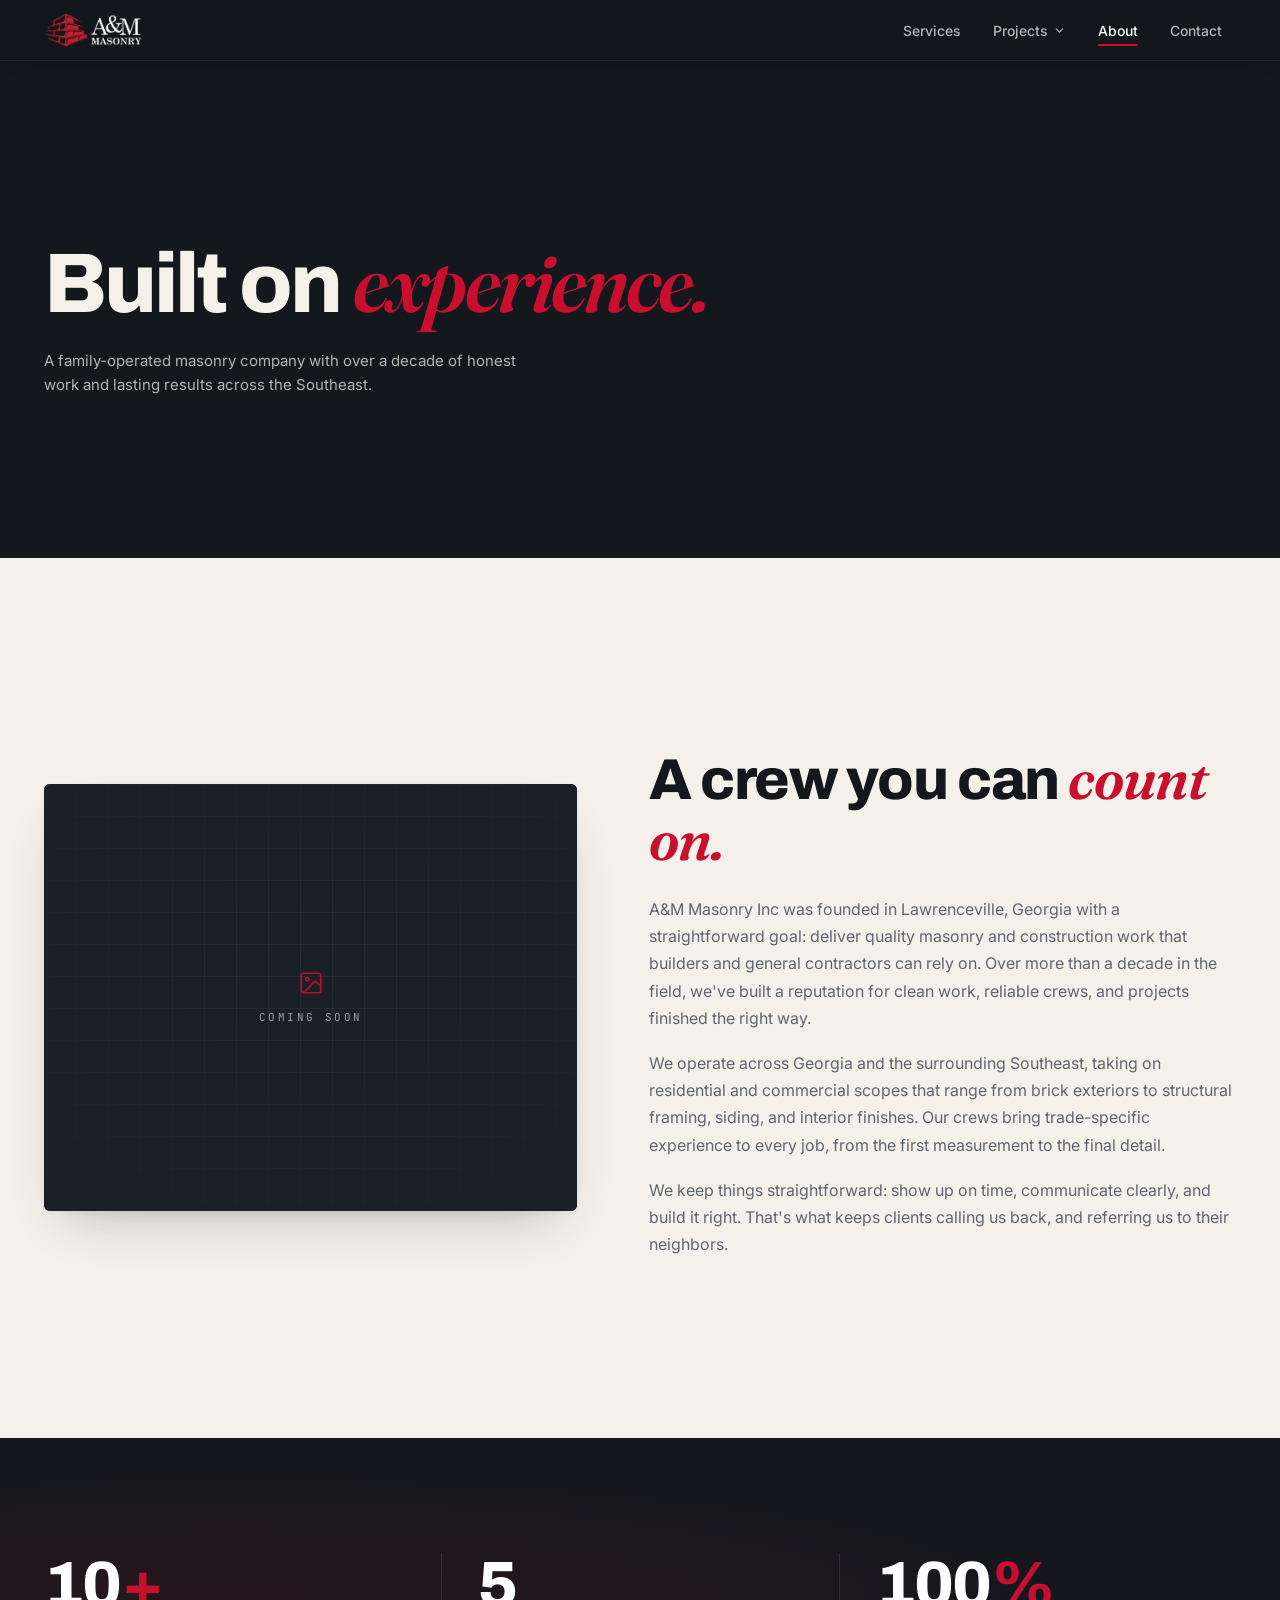
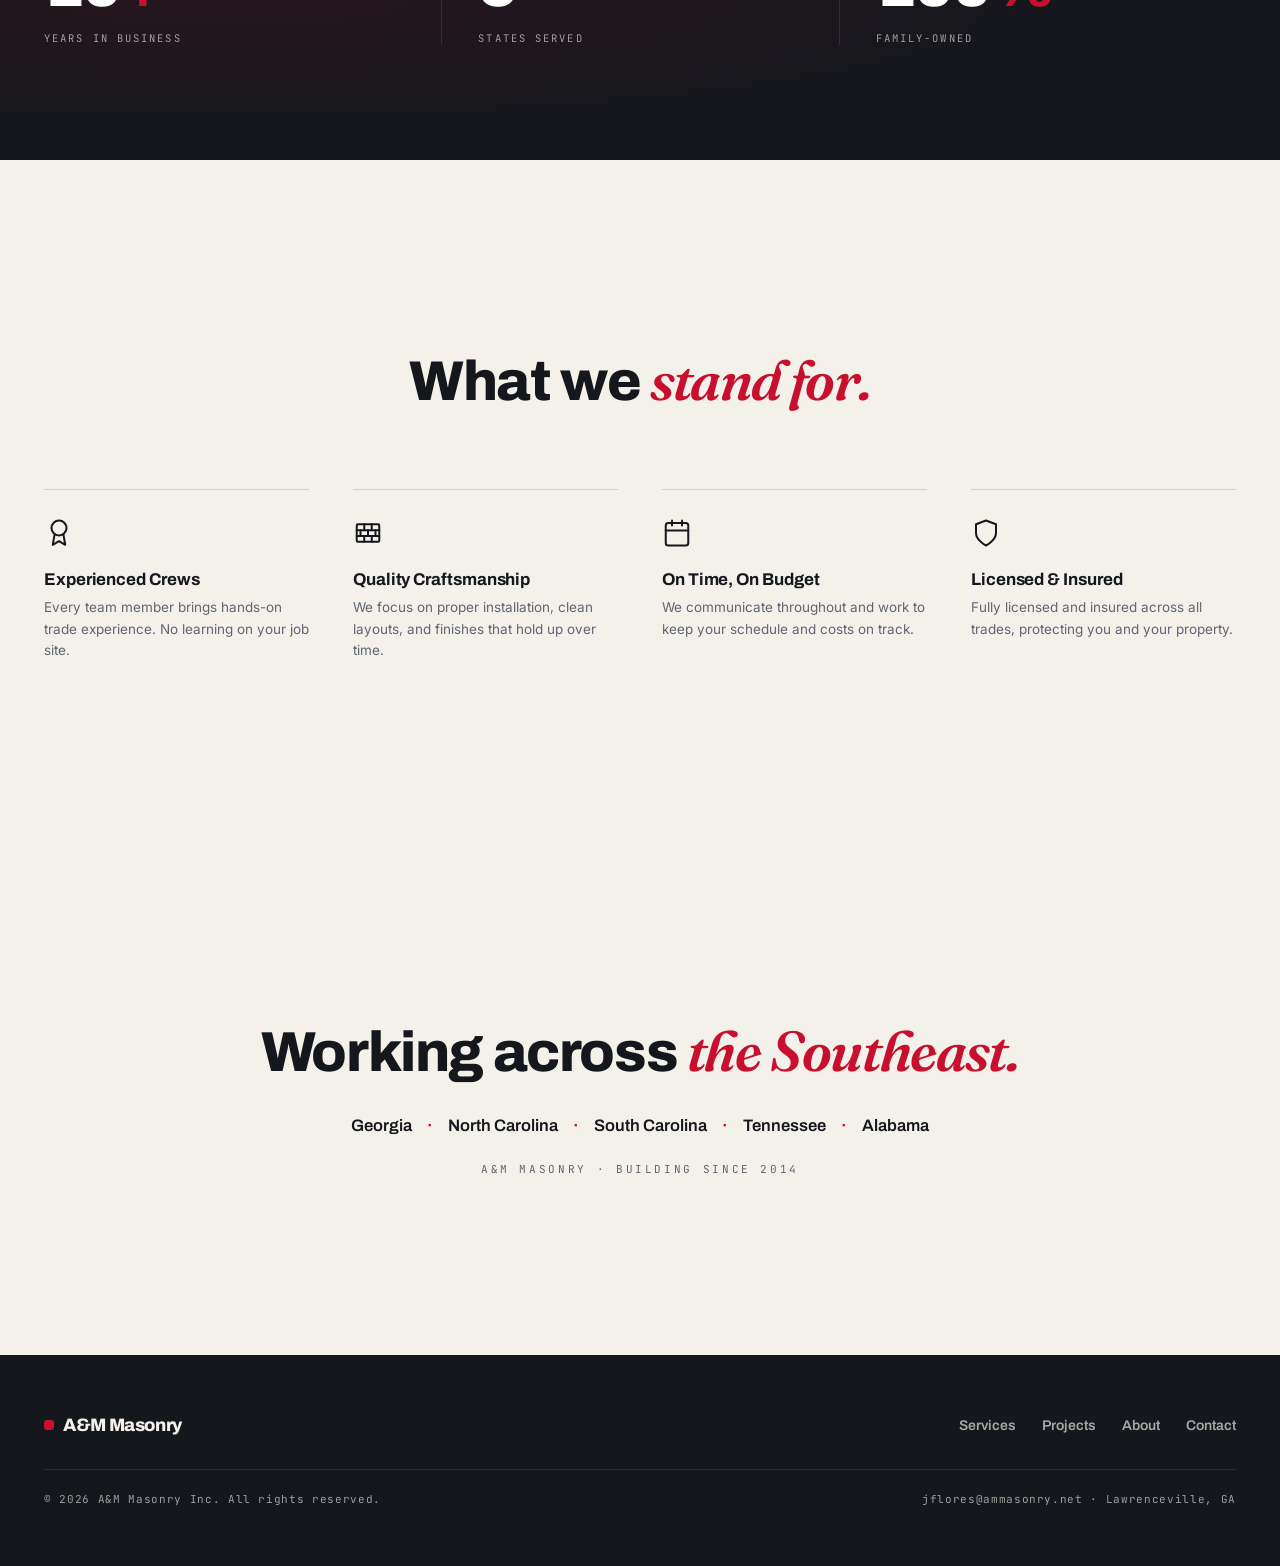
<file: website/about.html>
﻿<!doctype html>
<html lang="en">
<head>
<meta charset="utf-8" />
<meta name="viewport" content="width=device-width,initial-scale=1" />
<script>document.documentElement.classList.add('js');</script>
<title>About | A&amp;M Masonry Inc</title>
<meta name="description" content="Over a decade of expert masonry, framing, and construction work across the Southeast. Learn who we are and why clients trust us." />
<meta property="og:type" content="website" />
<meta property="og:title" content="About | A&amp;M Masonry Inc" />
<meta property="og:description" content="Over a decade of expert masonry, framing, and construction work across the Southeast. Learn who we are and why clients trust us." />
<meta property="og:image" content="https://ammasonryinc.co/assets/img/og-cover.jpg" />
<meta name="twitter:card" content="summary_large_image" />
<meta property="og:image:width" content="1200" />
<meta property="og:image:height" content="630" />
<meta property="og:image:alt" content="A&amp;M Masonry brick and stone exterior work" />
<meta property="og:url" content="https://ammasonryinc.co/about" />
<meta property="og:site_name" content="A&amp;M Masonry Inc" />
<link rel="canonical" href="https://ammasonryinc.co/about" />
<link rel="icon" type="image/png" href="assets/img/favicon-black.png" />
<script type="application/ld+json">
{
  "@context": "https://schema.org",
  "@type": "GeneralContractor",
  "@id": "https://ammasonryinc.co/#business",
  "name": "A&M Masonry Inc",
  "url": "https://ammasonryinc.co/",
  "image": "https://ammasonryinc.co/assets/img/og-cover.jpg",
  "email": "jflores@ammasonry.net",
  "description": "Family-owned masonry, siding, framing, and construction company serving Lawrenceville, GA and the Southeast.",
  "foundingDate": "2014",
  "priceRange": "$$",
  "address": {
    "@type": "PostalAddress",
    "addressLocality": "Lawrenceville",
    "addressRegion": "GA",
    "addressCountry": "US"
  },
  "areaServed": [
    { "@type": "State", "name": "Georgia" },
    { "@type": "State", "name": "North Carolina" },
    { "@type": "State", "name": "South Carolina" },
    { "@type": "State", "name": "Tennessee" },
    { "@type": "State", "name": "Alabama" }
  ],
  "knowsAbout": ["Masonry", "Brickwork", "Stone masonry", "Siding", "Framing", "Carpentry", "Drywall", "Painting"],
  "hasOfferCatalog": {
    "@type": "OfferCatalog",
    "name": "Construction Services",
    "itemListElement": [
      { "@type": "Offer", "itemOffered": { "@type": "Service", "name": "Masonry" } },
      { "@type": "Offer", "itemOffered": { "@type": "Service", "name": "Siding Installation" } },
      { "@type": "Offer", "itemOffered": { "@type": "Service", "name": "Framing & Carpentry" } },
      { "@type": "Offer", "itemOffered": { "@type": "Service", "name": "Drywall & Sheetrock" } },
      { "@type": "Offer", "itemOffered": { "@type": "Service", "name": "Painting & Coatings" } }
    ]
  }
}
</script>
<link rel="stylesheet" href="styles-v2.css" />
</head>
<body>

<!-- NAV -->
<nav class="v2-nav">
  <div class="v2-nav-inner">
    <a href="/" class="v2-nav-brand">
      <img src="assets/img/am-logo-nav-h.png" alt="A&amp;M Masonry" width="462" height="160" />
    </a>
    <div class="v2-nav-links" id="v2-nav-links">
      <a href="/services">Services</a>
      <div class="nav-dd">
        <button class="nav-dd-toggle" type="button" aria-expanded="false" aria-controls="v2-nav-dd-menu">
          Projects
          <svg class="nav-dd-caret" viewBox="0 0 24 24" width="13" height="13" fill="none" stroke="currentColor" stroke-width="2.2" stroke-linecap="round" stroke-linejoin="round" aria-hidden="true"><path d="M6 9l6 6 6-6"/></svg>
        </button>
        <div class="nav-dd-menu" id="v2-nav-dd-menu">
          <a href="/projects">All Projects</a>
          <a href="/projects#west-point">West Point</a>
          <a href="/projects#west-pine">West Pine</a>
          <a href="/projects#douglas">Douglas</a>
        </div>
      </div>
      <a href="/about" class="is-current">About</a>
      <a href="/contact">Contact</a>
    </div>
    <button class="v2-nav-toggle" aria-label="Open menu" aria-expanded="false" aria-controls="v2-nav-links" type="button">
      <span class="v2-nav-toggle-bars"><span></span><span></span><span></span></span>
    </button>
  </div>
</nav>

<main>

<!-- PAGE HERO -->
<section class="page-hero-v2">
  <div class="wrap">
    <h1 class="reveal" data-delay="0">Built on <span class="accent">experience.</span></h1>
    <p class="reveal" data-delay="100">A family-operated masonry company with over a decade of honest work and lasting results across the Southeast.</p>
  </div>
</section>

<!-- ABOUT STORY -->
<section class="about-page section">
  <div class="wrap">
    <div class="about-story">

      <!-- PHOTO -->
      <div class="about-photo reveal">
        <div class="coming-soon">
          <svg viewBox="0 0 24 24" width="26" height="26" fill="none" stroke="currentColor" stroke-width="1.5" stroke-linecap="round" stroke-linejoin="round"><rect x="3" y="3" width="18" height="18" rx="2"/><circle cx="8.5" cy="8.5" r="1.5"/><path d="M21 15l-5-5L5 21"/></svg>
          <span>Coming Soon</span>
        </div>
      </div>

      <!-- COPY -->
      <div class="about-copy">
        <h2 class="reveal">A crew you can <span class="accent">count on.</span></h2>

        <p class="reveal" data-delay="100">A&amp;M Masonry Inc was founded in Lawrenceville, Georgia with a straightforward goal: deliver quality masonry and construction work that builders and general contractors can rely on. Over more than a decade in the field, we've built a reputation for clean work, reliable crews, and projects finished the right way.</p>

        <p class="reveal" data-delay="140">We operate across Georgia and the surrounding Southeast, taking on residential and commercial scopes that range from brick exteriors to structural framing, siding, and interior finishes. Our crews bring trade-specific experience to every job, from the first measurement to the final detail.</p>

        <p class="reveal" data-delay="180">We keep things straightforward: show up on time, communicate clearly, and build it right. That's what keeps clients calling us back, and referring us to their neighbors.</p>
      </div>

    </div>
  </div>
</section>

<!-- STATS BAND -->
<section class="about-stats-band">
  <div class="wrap">
    <div class="about-stats reveal">
      <div class="about-stat">
        <div class="v">10<span class="plus">+</span></div>
        <div class="l">Years in Business</div>
      </div>
      <div class="about-stat">
        <div class="v">5</div>
        <div class="l">States Served</div>
      </div>
      <div class="about-stat">
        <div class="v">100<span class="plus">%</span></div>
        <div class="l">Family-Owned</div>
      </div>
    </div>
  </div>
</section>

<!-- VALUES -->
<section class="about-values-sec section">
  <div class="wrap">
    <div class="about-values-head reveal">
      <h2>What we <span class="accent">stand for.</span></h2>
    </div>
    <div class="about-values">
      <div class="about-val reveal" data-delay="0">
        <div class="about-val-icon">
          <svg viewBox="0 0 24 24" width="30" height="30" fill="none" stroke="currentColor" stroke-width="1.6" stroke-linecap="round" stroke-linejoin="round"><circle cx="12" cy="8" r="6"/><path d="m15.477 12.89 1.515 8.526-4.992-3-4.992 3 1.515-8.526"/></svg>
        </div>
        <h3>Experienced Crews</h3>
        <p>Every team member brings hands-on trade experience. No learning on your job site.</p>
      </div>
      <div class="about-val reveal" data-delay="80">
        <div class="about-val-icon">
          <svg viewBox="0 0 24 24" width="30" height="30" fill="none" stroke="currentColor" stroke-width="1.6" stroke-linecap="round" stroke-linejoin="round"><rect x="3" y="5" width="18" height="14" rx="1"/><line x1="3" y1="9.7" x2="21" y2="9.7"/><line x1="3" y1="14.3" x2="21" y2="14.3"/><line x1="9" y1="5" x2="9" y2="9.7"/><line x1="15" y1="5" x2="15" y2="9.7"/><line x1="6" y1="9.7" x2="6" y2="14.3"/><line x1="12" y1="9.7" x2="12" y2="14.3"/><line x1="18" y1="9.7" x2="18" y2="14.3"/><line x1="9" y1="14.3" x2="9" y2="19"/><line x1="15" y1="14.3" x2="15" y2="19"/></svg>
        </div>
        <h3>Quality Craftsmanship</h3>
        <p>We focus on proper installation, clean layouts, and finishes that hold up over time.</p>
      </div>
      <div class="about-val reveal" data-delay="160">
        <div class="about-val-icon">
          <svg viewBox="0 0 24 24" width="30" height="30" fill="none" stroke="currentColor" stroke-width="1.6" stroke-linecap="round" stroke-linejoin="round"><rect x="3" y="4" width="18" height="18" rx="2" ry="2"/><line x1="16" y1="2" x2="16" y2="6"/><line x1="8" y1="2" x2="8" y2="6"/><line x1="3" y1="10" x2="21" y2="10"/></svg>
        </div>
        <h3>On Time, On Budget</h3>
        <p>We communicate throughout and work to keep your schedule and costs on track.</p>
      </div>
      <div class="about-val reveal" data-delay="240">
        <div class="about-val-icon">
          <svg viewBox="0 0 24 24" width="30" height="30" fill="none" stroke="currentColor" stroke-width="1.6" stroke-linecap="round" stroke-linejoin="round"><path d="M12 22s8-4 8-10V5l-8-3-8 3v7c0 6 8 10 8 10z"/></svg>
        </div>
        <h3>Licensed &amp; Insured</h3>
        <p>Fully licensed and insured across all trades, protecting you and your property.</p>
      </div>
    </div>
  </div>
</section>

<!-- SERVICE AREA -->
<section class="about-area-sec">
  <div class="wrap">
    <div class="about-area-inner reveal">
      <h2 class="about-area-h">Working across <span class="accent">the Southeast.</span></h2>
      <ul class="about-area-list">
        <li>Georgia</li>
        <li>North Carolina</li>
        <li>South Carolina</li>
        <li>Tennessee</li>
        <li>Alabama</li>
      </ul>
      <p class="about-area-since">A&amp;M Masonry · Building since 2014</p>
    </div>
  </div>
</section>

</main>

<!-- FOOTER -->
<footer class="site-footer">
  <div class="wrap">
    <div class="sf-top">
      <a href="/" class="sf-brand"><span class="sf-dot"></span>A&amp;M Masonry</a>
      <nav class="sf-nav" aria-label="Footer">
        <a href="/services">Services</a>
        <a href="/projects">Projects</a>
        <a href="/about">About</a>
        <a href="/contact">Contact</a>
      </nav>
    </div>
    <div class="sf-base">
      <span>&copy; <span data-year></span> A&amp;M Masonry Inc. All rights reserved.</span>
      <span class="sf-meta"><a href="mailto:jflores@ammasonry.net">jflores@ammasonry.net</a> · Lawrenceville, GA</span>
    </div>
  </div>
</footer>

<script src="v2-common.js"></script>
</body>
</html>
</file>
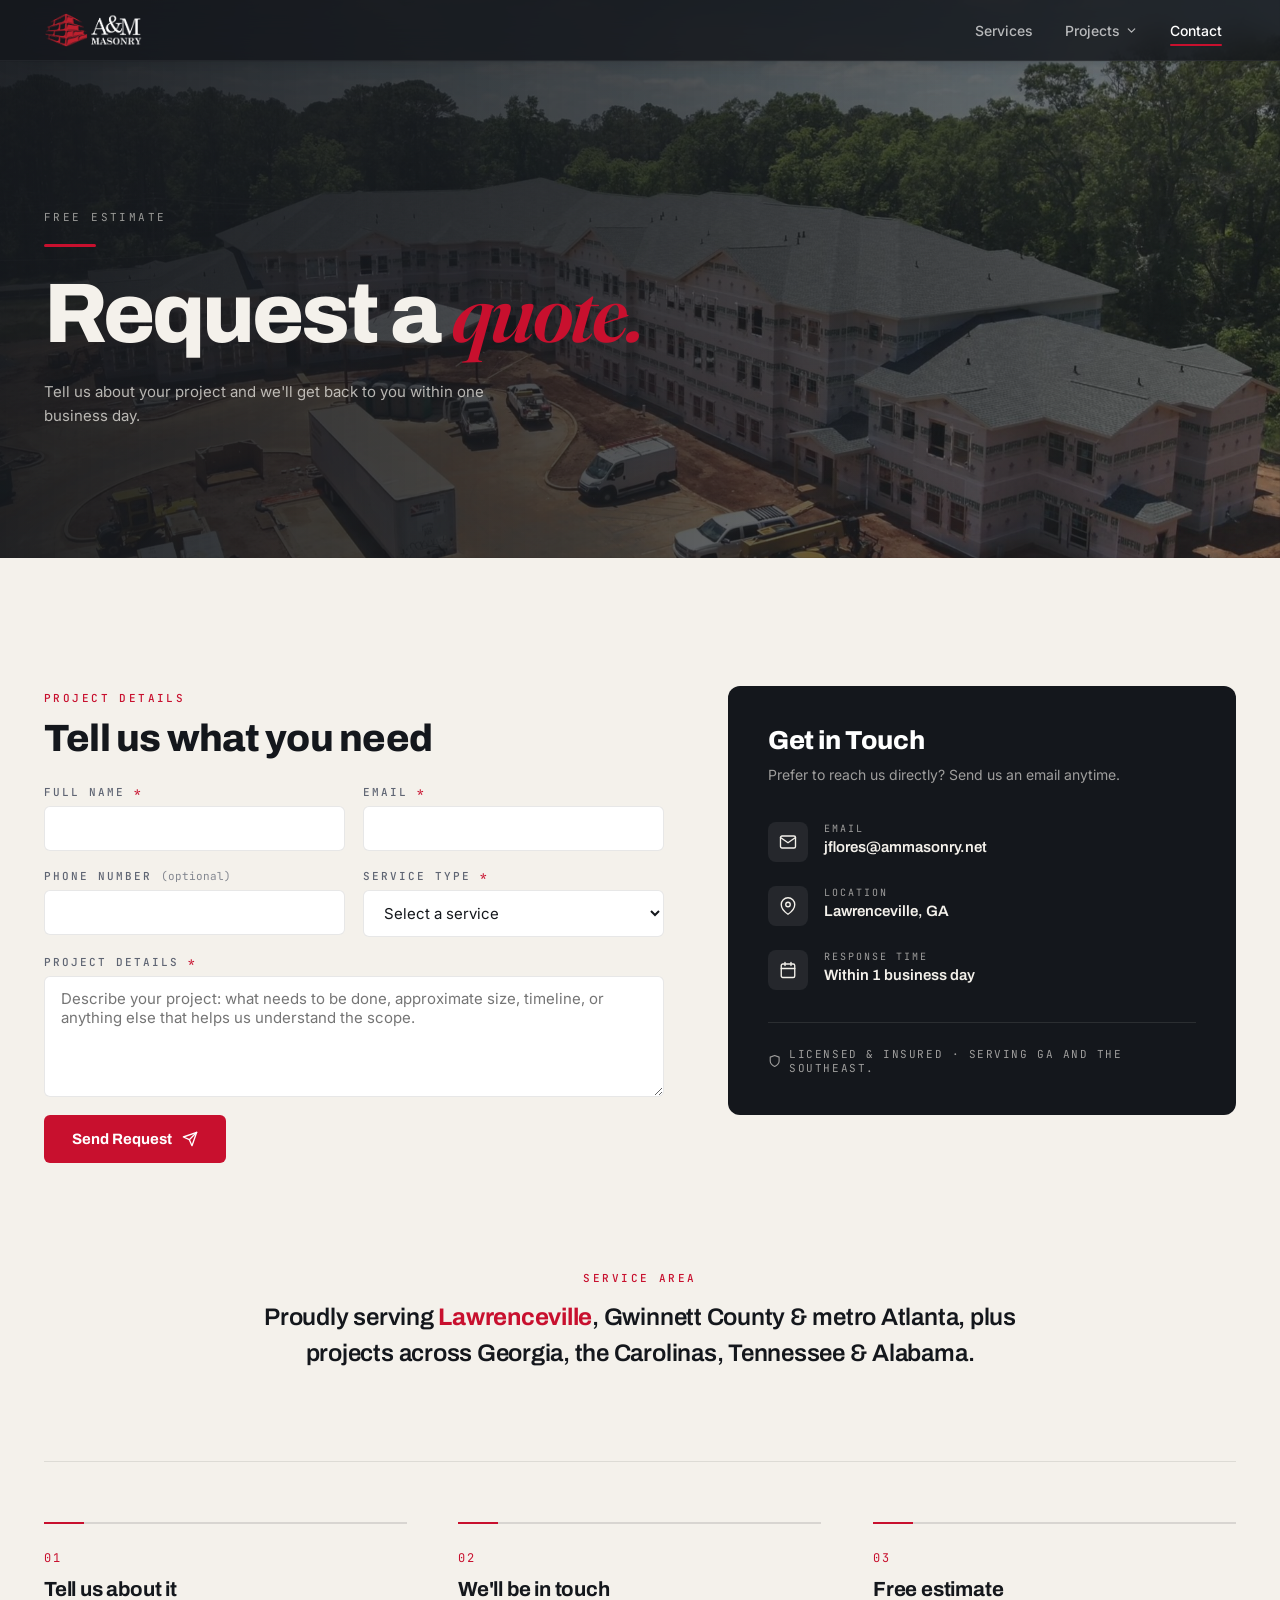
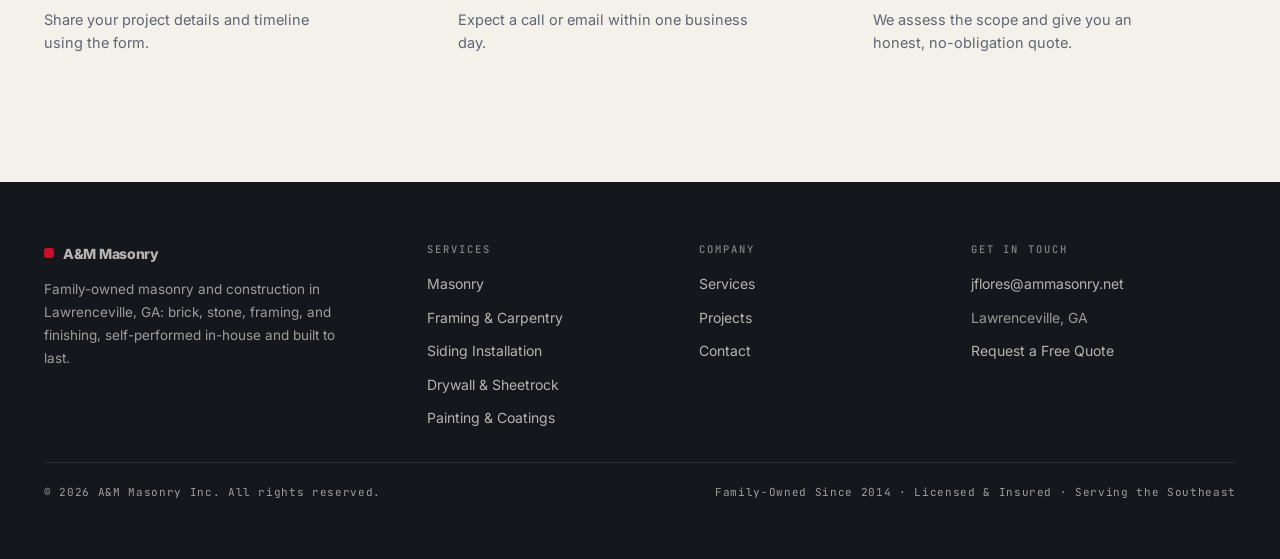
<file: website/contact.html>
﻿<!doctype html>
<html lang="en">
<head>
<meta charset="utf-8" />
<meta name="viewport" content="width=device-width,initial-scale=1" />
<script>document.documentElement.classList.add('js');</script>
<title>Request a Quote | A&amp;M Masonry Inc</title>
<meta name="description" content="Request a free quote from A&M Masonry Inc. Tell us about your project and we'll get back to you shortly." />
<meta property="og:type" content="website" />
<meta property="og:title" content="Request a Quote | A&amp;M Masonry Inc" />
<meta property="og:description" content="Request a free quote from A&M Masonry Inc. Tell us about your project and we'll get back to you shortly." />
<meta property="og:image" content="https://ammasonryinc.co/assets/img/og-cover.jpg" />
<meta name="twitter:card" content="summary_large_image" />
<meta property="og:image:width" content="1200" />
<meta property="og:image:height" content="630" />
<meta property="og:image:alt" content="A&amp;M Masonry brick and stone exterior work" />
<meta property="og:url" content="https://ammasonryinc.co/contact" />
<meta property="og:site_name" content="A&amp;M Masonry Inc" />
<link rel="canonical" href="https://ammasonryinc.co/contact" />
<link rel="icon" type="image/png" href="assets/img/favicon-black.png" />
<script type="application/ld+json">
{
  "@context": "https://schema.org",
  "@type": "GeneralContractor",
  "@id": "https://ammasonryinc.co/#business",
  "name": "A&M Masonry Inc",
  "url": "https://ammasonryinc.co/",
  "image": "https://ammasonryinc.co/assets/img/og-cover.jpg",
  "email": "jflores@ammasonry.net",
  "description": "Family-owned masonry, siding, framing, and construction company serving Lawrenceville, GA and the Southeast.",
  "foundingDate": "2014",
  "priceRange": "$$",
  "address": {
    "@type": "PostalAddress",
    "addressLocality": "Lawrenceville",
    "addressRegion": "GA",
    "addressCountry": "US"
  },
  "areaServed": [
    { "@type": "State", "name": "Georgia" },
    { "@type": "State", "name": "North Carolina" },
    { "@type": "State", "name": "South Carolina" },
    { "@type": "State", "name": "Tennessee" },
    { "@type": "State", "name": "Alabama" }
  ],
  "knowsAbout": ["Masonry", "Brickwork", "Stone masonry", "Siding", "Framing", "Carpentry", "Drywall", "Painting"],
  "hasOfferCatalog": {
    "@type": "OfferCatalog",
    "name": "Construction Services",
    "itemListElement": [
      { "@type": "Offer", "itemOffered": { "@type": "Service", "name": "Masonry" } },
      { "@type": "Offer", "itemOffered": { "@type": "Service", "name": "Siding Installation" } },
      { "@type": "Offer", "itemOffered": { "@type": "Service", "name": "Framing & Carpentry" } },
      { "@type": "Offer", "itemOffered": { "@type": "Service", "name": "Drywall & Sheetrock" } },
      { "@type": "Offer", "itemOffered": { "@type": "Service", "name": "Painting & Coatings" } }
    ]
  }
}
</script>
<link rel="stylesheet" href="styles-v2.css" />
</head>
<body>
<a class="skip-link" href="#main">Skip to content</a>

<!-- NAV -->
<nav class="v2-nav">
  <div class="v2-nav-inner">
    <a href="/" class="v2-nav-brand">
      <img src="assets/img/am-logo-nav-h.png" alt="A&amp;M Masonry" width="462" height="160" />
    </a>
    <div class="v2-nav-links" id="v2-nav-links">
      <a href="/services">Services</a>
      <div class="nav-dd">
        <button class="nav-dd-toggle" type="button" aria-expanded="false" aria-controls="v2-nav-dd-menu">
          Projects
          <svg class="nav-dd-caret" viewBox="0 0 24 24" width="13" height="13" fill="none" stroke="currentColor" stroke-width="2.2" stroke-linecap="round" stroke-linejoin="round" aria-hidden="true"><path d="M6 9l6 6 6-6"/></svg>
        </button>
        <div class="nav-dd-menu" id="v2-nav-dd-menu">
          <a href="/projects">All Projects</a>
          <a href="/projects#west-point">West Point</a>
          <a href="/projects#west-pine">West Pine</a>
          <a href="/projects#douglas">Douglas</a>
        </div>
      </div>
      <a href="/contact" class="is-current" aria-current="page">Contact</a>
      <div class="v2-nav-mobile-cta">
        <a href="/contact" class="btn-v2 btn-v2--primary">Free Quote</a>
        <a href="mailto:jflores@ammasonry.net" class="v2-nav-mobile-phone">jflores@ammasonry.net</a>
      </div>
    </div>
    <button class="v2-nav-toggle" aria-label="Open menu" aria-expanded="false" aria-controls="v2-nav-links" type="button">
      <span class="v2-nav-toggle-bars"><span></span><span></span><span></span></span>
    </button>
  </div>
</nav>

<main id="main" tabindex="-1">

<!-- PAGE HERO -->
<section class="page-hero-v2">
  <img class="page-hero-v2-img" src="assets/img/Project/westpoint-hero.jpg" alt="" aria-hidden="true" width="1873" height="1016" fetchpriority="high" />
  <div class="page-hero-v2-overlay"></div>
  <div class="wrap">
    <div class="page-hero-v2-inner">
      <span class="page-hero-v2-eyebrow reveal" data-delay="0">Free Estimate</span>
      <span class="page-hero-v2-rule reveal" data-delay="60" aria-hidden="true"></span>
      <h1 class="reveal" data-delay="120">Request a <span class="accent">quote.</span></h1>
      <p class="reveal" data-delay="220">Tell us about your project and we'll get back to you within one business day.</p>
    </div>
  </div>
</section>

<!-- CONTACT SECTION -->
<section class="contact-page">
  <div class="wrap">
    <div class="contact-layout">

      <!-- FORM COLUMN -->
      <div class="contact-col-left">
        <span class="eyebrow reveal">Project Details</span>
        <h2 class="contact-form-h reveal" data-delay="60">Tell us what you need</h2>

        <form id="quote-form" class="contact-form reveal" data-delay="160" action="https://formspree.io/f/xnjwbjjo" method="POST">
          <input type="hidden" name="_subject" value="New quote request from A&M Masonry website" />
          <input type="text" name="_gotcha" class="form-honeypot" tabindex="-1" autocomplete="off" aria-hidden="true" />

          <div class="form-row">
            <div class="form-field">
              <label for="name">Full Name <span class="req">*</span></label>
              <input type="text" id="name" name="name" required />
            </div>
            <div class="form-field">
              <label for="email">Email <span class="req">*</span></label>
              <input type="email" id="email" name="email" required />
            </div>
          </div>

          <div class="form-row">
            <div class="form-field">
              <label for="phone">Phone Number <span class="opt">(optional)</span></label>
              <input type="tel" id="phone" name="phone" autocomplete="tel" />
            </div>
            <div class="form-field">
              <label for="service">Service Type <span class="req">*</span></label>
              <select id="service" name="service" required>
                <option value="">Select a service</option>
                <option>Masonry</option>
                <option>Siding Installation</option>
                <option>Framing &amp; Carpentry</option>
                <option>Drywall &amp; Sheetrock</option>
                <option>Painting &amp; Coatings</option>
                <option>Other</option>
              </select>
            </div>
          </div>

          <div class="form-field">
            <label for="details">Project Details <span class="req">*</span></label>
            <textarea id="details" name="details" rows="5" placeholder="Describe your project: what needs to be done, approximate size, timeline, or anything else that helps us understand the scope." required></textarea>
          </div>

          <button type="submit" class="form-submit">
            <span class="form-submit-label">Send Request</span>
            <svg viewBox="0 0 24 24" width="16" height="16" fill="none" stroke="currentColor" stroke-width="2" stroke-linecap="round" stroke-linejoin="round"><line x1="22" y1="2" x2="11" y2="13"/><polygon points="22 2 15 22 11 13 2 9 22 2"/></svg>
          </button>

          <p id="form-status" class="form-status" role="status" aria-live="polite"></p>
        </form>
      </div>

      <!-- INFO COLUMN -->
      <div class="reveal" data-delay="200">
        <div class="contact-info-box">
          <h2>Get in Touch</h2>
          <p class="sub">Prefer to reach us directly? Send us an email anytime.</p>

          <ul class="cinfo-list">
            <li class="cinfo-item">
              <div class="cinfo-icon">
                <svg viewBox="0 0 24 24" width="18" height="18" fill="none" stroke="currentColor" stroke-width="1.8" stroke-linecap="round" stroke-linejoin="round"><path d="M4 4h16c1.1 0 2 .9 2 2v12c0 1.1-.9 2-2 2H4c-1.1 0-2-.9-2-2V6c0-1.1.9-2 2-2z"/><polyline points="22,6 12,13 2,6"/></svg>
              </div>
              <div>
                <div class="cinfo-label">Email</div>
                <div class="cinfo-val"><a href="mailto:jflores@ammasonry.net">jflores@ammasonry.net</a></div>
              </div>
            </li>
            <li class="cinfo-item">
              <div class="cinfo-icon">
                <svg viewBox="0 0 24 24" width="18" height="18" fill="none" stroke="currentColor" stroke-width="1.8" stroke-linecap="round" stroke-linejoin="round"><path d="M21 10c0 7-9 13-9 13s-9-6-9-13a9 9 0 0 1 18 0z"/><circle cx="12" cy="10" r="3"/></svg>
              </div>
              <div>
                <div class="cinfo-label">Location</div>
                <div class="cinfo-val">Lawrenceville, GA</div>
              </div>
            </li>
            <li class="cinfo-item">
              <div class="cinfo-icon">
                <svg viewBox="0 0 24 24" width="18" height="18" fill="none" stroke="currentColor" stroke-width="1.8" stroke-linecap="round" stroke-linejoin="round"><rect x="3" y="4" width="18" height="18" rx="2" ry="2"/><line x1="16" y1="2" x2="16" y2="6"/><line x1="8" y1="2" x2="8" y2="6"/><line x1="3" y1="10" x2="21" y2="10"/></svg>
              </div>
              <div>
                <div class="cinfo-label">Response Time</div>
                <div class="cinfo-val">Within 1 business day</div>
              </div>
            </li>
          </ul>

          <div class="cinfo-badge">
            <svg viewBox="0 0 24 24" width="14" height="14" fill="none" stroke="currentColor" stroke-width="2" stroke-linecap="round" stroke-linejoin="round"><path d="M12 22s8-4 8-10V5l-8-3-8 3v7c0 6 8 10 8 10z"/></svg>
            Licensed &amp; Insured · Serving GA and the Southeast.
          </div>
        </div>
      </div>

    </div>

    <!-- SERVICE AREA -->
    <div class="contact-area reveal">
      <span class="eyebrow">Service Area</span>
      <p class="contact-area-line">Proudly serving <strong>Lawrenceville</strong>, Gwinnett County &amp; metro Atlanta, plus projects across Georgia, the Carolinas, Tennessee &amp; Alabama.</p>
    </div>

    <!-- WHAT HAPPENS NEXT -->
    <div class="contact-steps">
      <div class="contact-step reveal" data-delay="0">
        <span class="contact-step-num">01</span>
        <h3>Tell us about it</h3>
        <p>Share your project details and timeline using the form.</p>
      </div>
      <div class="contact-step reveal" data-delay="100">
        <span class="contact-step-num">02</span>
        <h3>We'll be in touch</h3>
        <p>Expect a call or email within one business day.</p>
      </div>
      <div class="contact-step reveal" data-delay="200">
        <span class="contact-step-num">03</span>
        <h3>Free estimate</h3>
        <p>We assess the scope and give you an honest, no-obligation quote.</p>
      </div>
    </div>
  </div>
</section>

</main>

<!-- FOOTER -->
<footer class="site-footer">
  <div class="wrap">
    <div class="sf-cols">
      <div class="sf-col sf-col-brand">
        <a href="/" class="sf-brand"><span class="sf-dot"></span>A&amp;M Masonry</a>
        <p class="sf-blurb">Family-owned masonry and construction in Lawrenceville, GA: brick, stone, framing, and finishing, self-performed in-house and built to last.</p>
      </div>
      <div class="sf-col">
        <h4>Services</h4>
        <ul>
          <li><a href="/services#masonry">Masonry</a></li>
          <li><a href="/services#framing">Framing &amp; Carpentry</a></li>
          <li><a href="/services#siding">Siding Installation</a></li>
          <li><a href="/services#drywall">Drywall &amp; Sheetrock</a></li>
          <li><a href="/services#painting">Painting &amp; Coatings</a></li>
        </ul>
      </div>
      <div class="sf-col">
        <h4>Company</h4>
        <ul>
          <li><a href="/services">Services</a></li>
          <li><a href="/projects">Projects</a></li>
          <li><a href="/contact">Contact</a></li>
        </ul>
      </div>
      <div class="sf-col">
        <h4>Get in Touch</h4>
        <ul>
          <li><a href="mailto:jflores@ammasonry.net">jflores@ammasonry.net</a></li>
          <li><span class="sf-static">Lawrenceville, GA</span></li>
          <li><a href="/contact">Request a Free Quote</a></li>
        </ul>
      </div>
    </div>
    <div class="sf-base">
      <span>&copy; <span data-year></span> A&amp;M Masonry Inc. All rights reserved.</span>
      <span class="sf-meta">Family-Owned Since 2014 · Licensed &amp; Insured · Serving the Southeast</span>
    </div>
  </div>
</footer>

<script src="v2-common.js"></script>
</body>
</html>
</file>
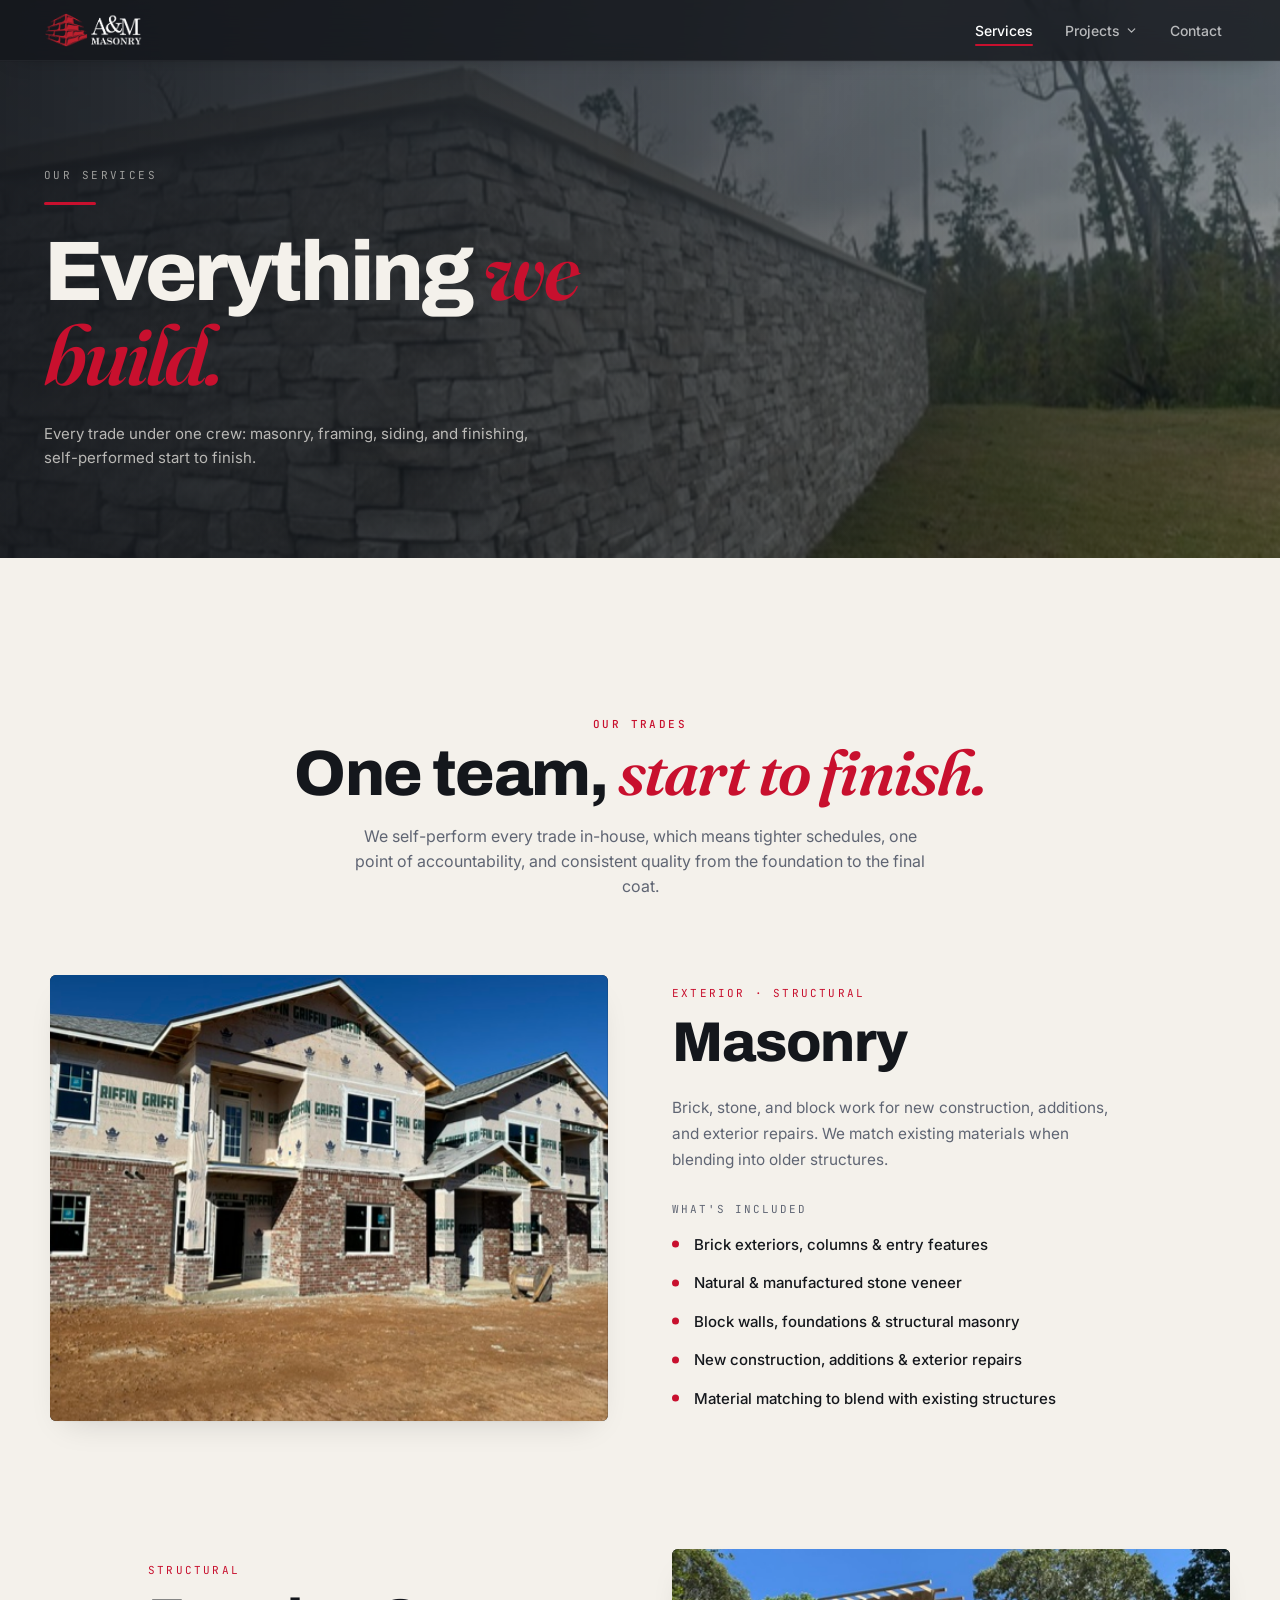
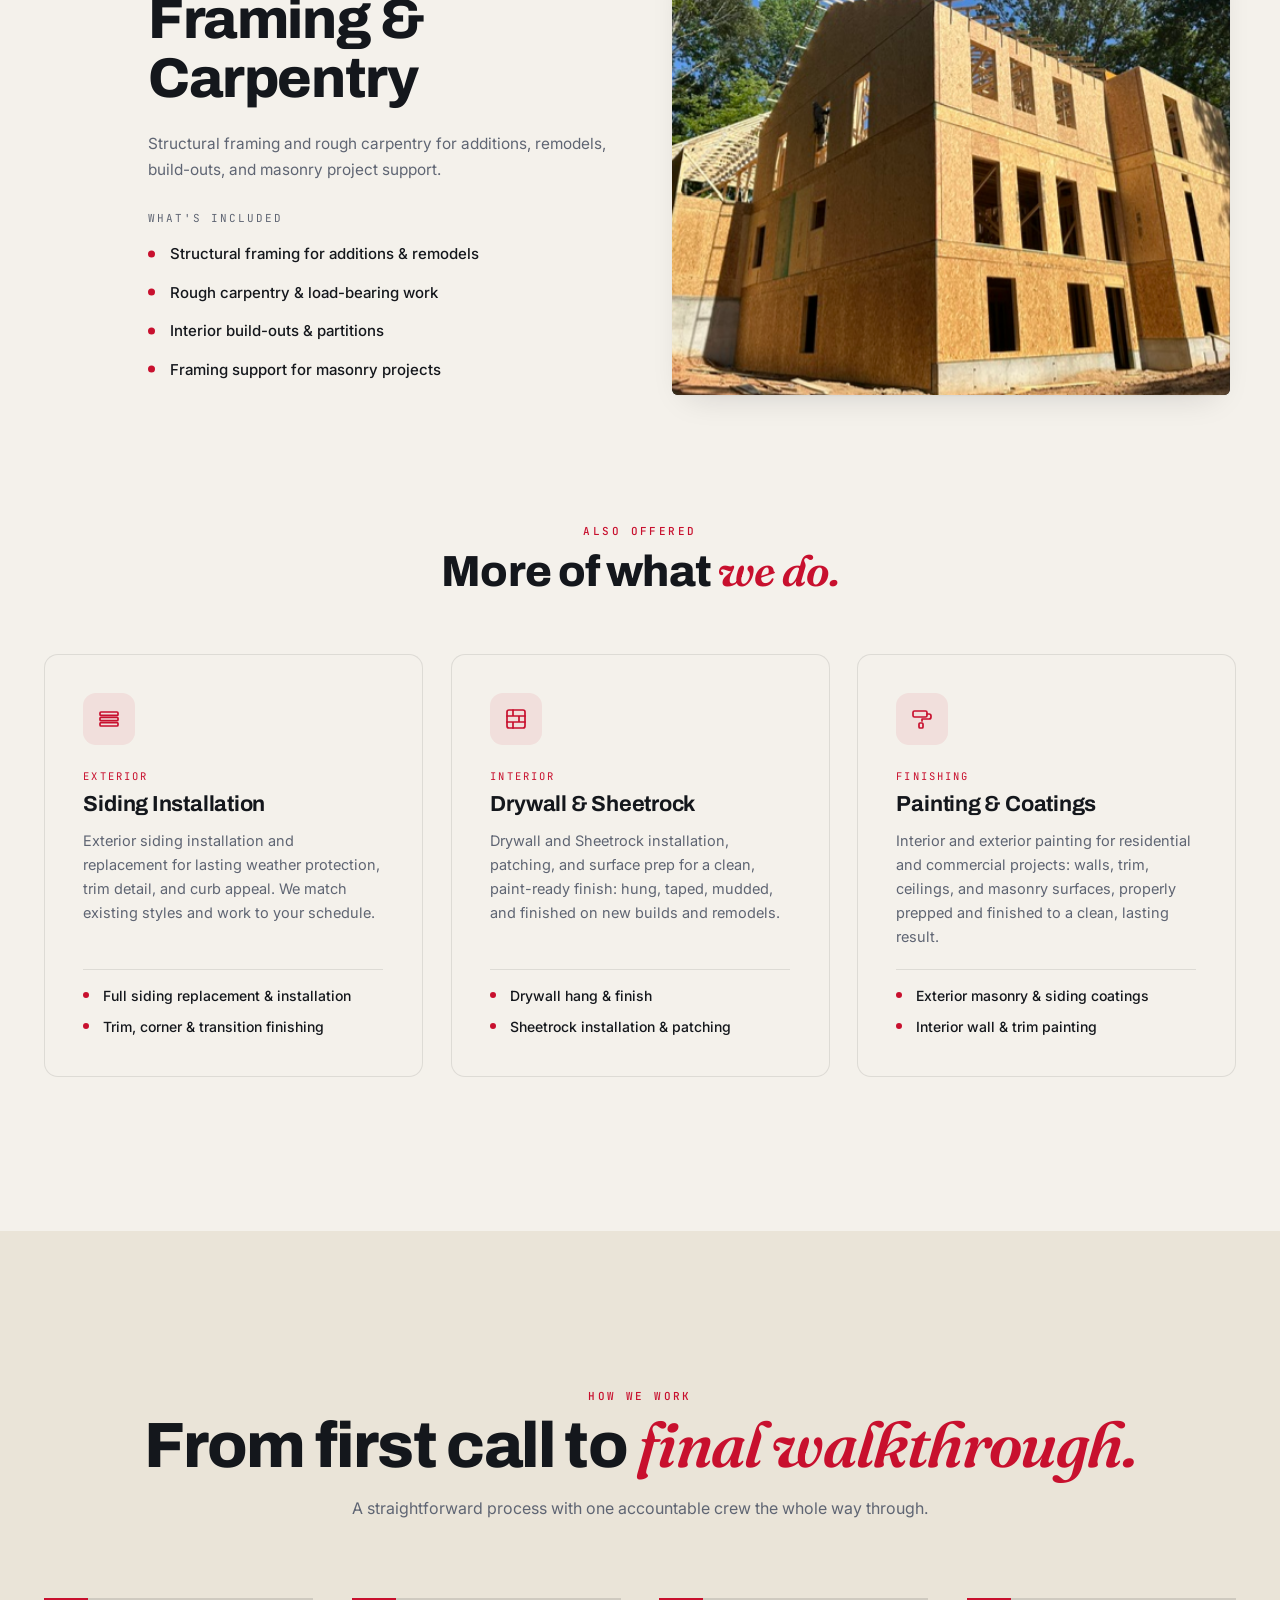
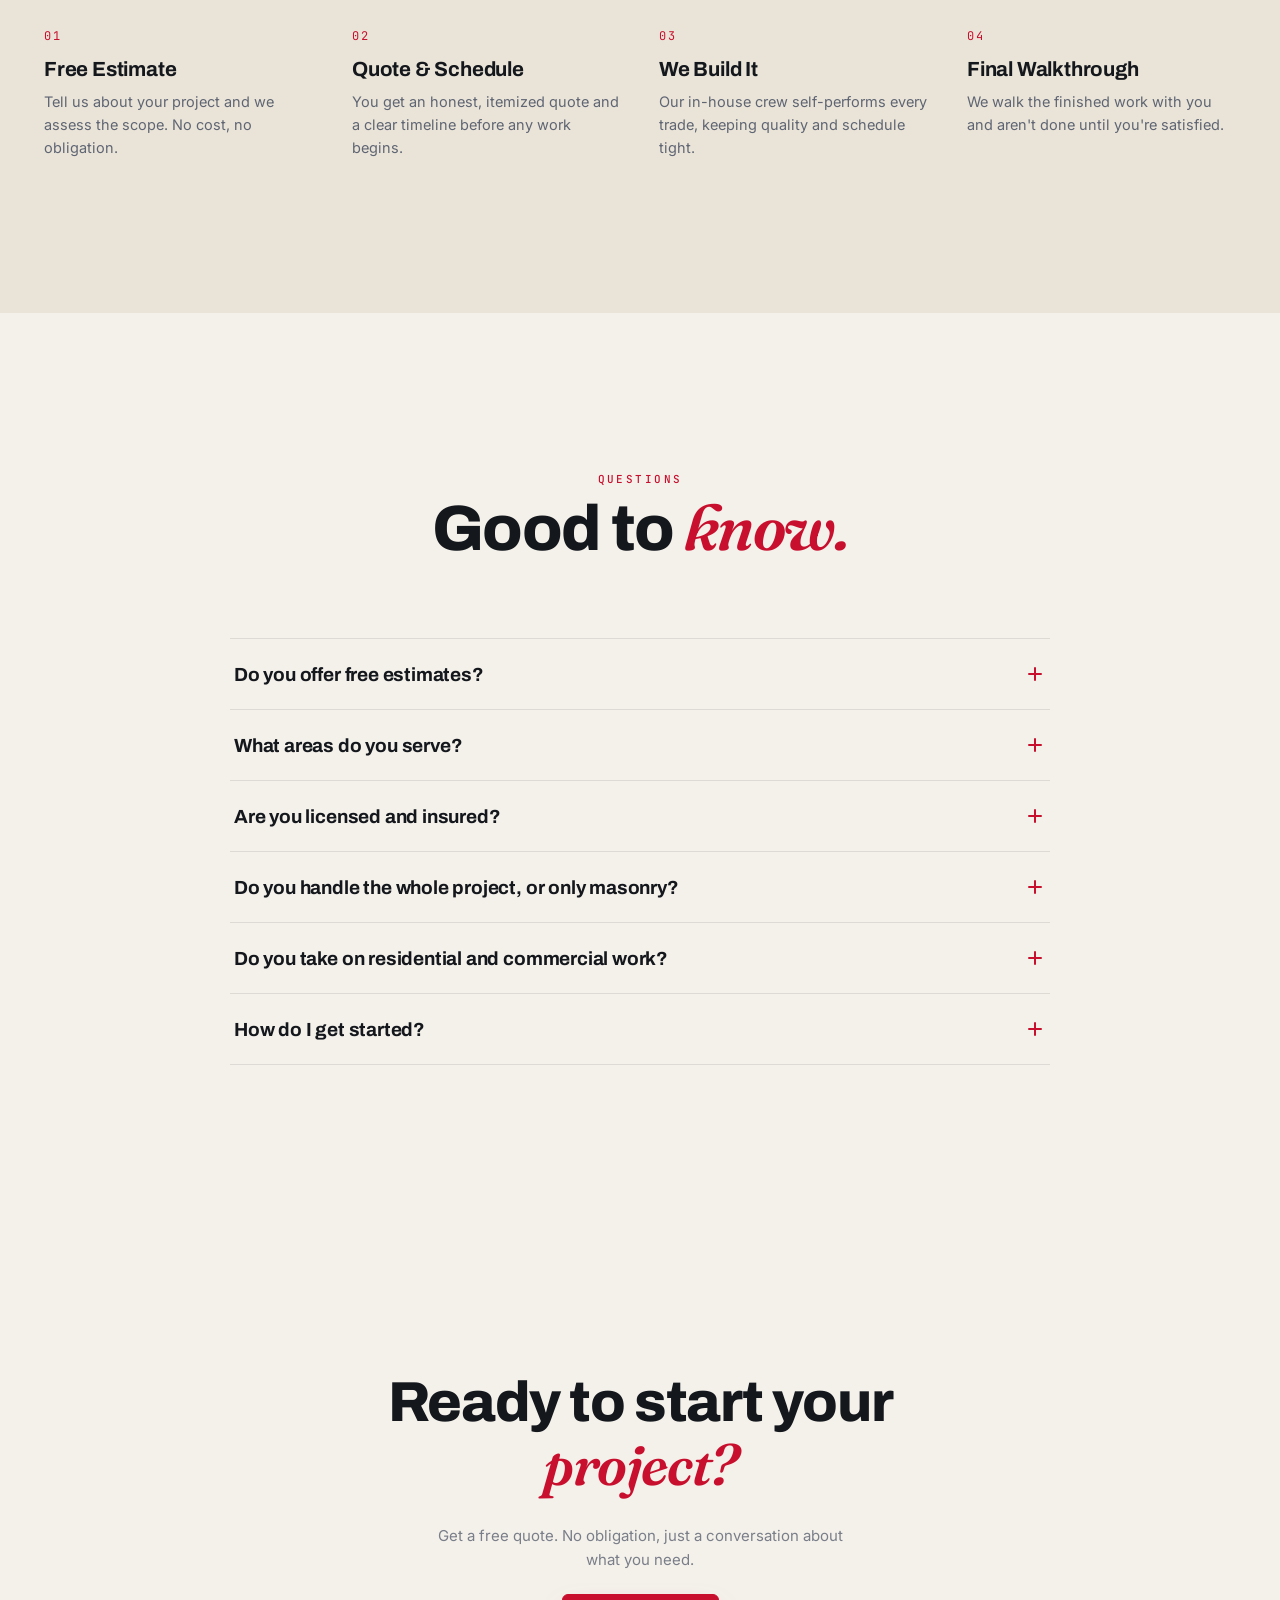
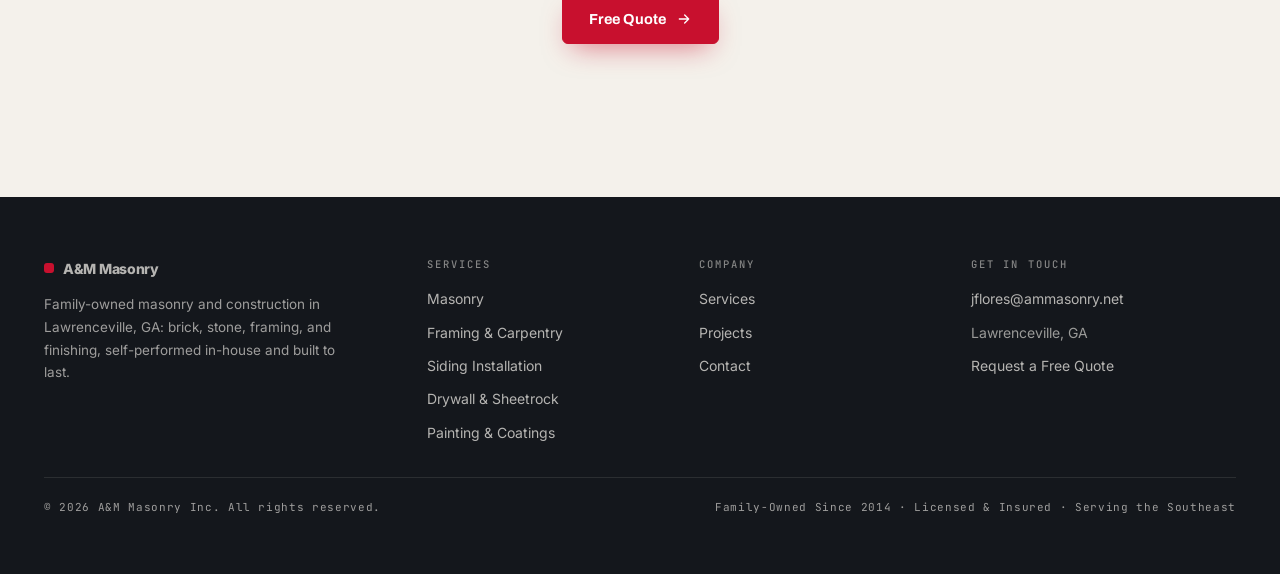
<file: website/services.html>
﻿<!doctype html>
<html lang="en">
<head>
<meta charset="utf-8" />
<meta name="viewport" content="width=device-width,initial-scale=1" />
<script>document.documentElement.classList.add('js');</script>
<title>Services | A&amp;M Masonry Inc</title>
<meta name="description" content="Explore the full range of masonry, framing, siding, and finishing services offered by A&M Masonry Inc." />
<meta property="og:type" content="website" />
<meta property="og:title" content="Services | A&amp;M Masonry Inc" />
<meta property="og:description" content="Explore the full range of masonry, framing, siding, and finishing services offered by A&M Masonry Inc." />
<meta property="og:image" content="https://ammasonryinc.co/assets/img/og-cover.jpg" />
<meta name="twitter:card" content="summary_large_image" />
<meta property="og:image:width" content="1200" />
<meta property="og:image:height" content="630" />
<meta property="og:image:alt" content="A&amp;M Masonry brick and stone exterior work" />
<meta property="og:url" content="https://ammasonryinc.co/services" />
<meta property="og:site_name" content="A&amp;M Masonry Inc" />
<link rel="canonical" href="https://ammasonryinc.co/services" />
<link rel="icon" type="image/png" href="assets/img/favicon-black.png" />
<script type="application/ld+json">
{
  "@context": "https://schema.org",
  "@type": "GeneralContractor",
  "@id": "https://ammasonryinc.co/#business",
  "name": "A&M Masonry Inc",
  "url": "https://ammasonryinc.co/",
  "image": "https://ammasonryinc.co/assets/img/og-cover.jpg",
  "email": "jflores@ammasonry.net",
  "description": "Family-owned masonry, siding, framing, and construction company serving Lawrenceville, GA and the Southeast.",
  "foundingDate": "2014",
  "priceRange": "$$",
  "address": {
    "@type": "PostalAddress",
    "addressLocality": "Lawrenceville",
    "addressRegion": "GA",
    "addressCountry": "US"
  },
  "areaServed": [
    { "@type": "State", "name": "Georgia" },
    { "@type": "State", "name": "North Carolina" },
    { "@type": "State", "name": "South Carolina" },
    { "@type": "State", "name": "Tennessee" },
    { "@type": "State", "name": "Alabama" }
  ],
  "knowsAbout": ["Masonry", "Brickwork", "Stone masonry", "Siding", "Framing", "Carpentry", "Drywall", "Painting"],
  "hasOfferCatalog": {
    "@type": "OfferCatalog",
    "name": "Construction Services",
    "itemListElement": [
      { "@type": "Offer", "itemOffered": { "@type": "Service", "name": "Masonry" } },
      { "@type": "Offer", "itemOffered": { "@type": "Service", "name": "Siding Installation" } },
      { "@type": "Offer", "itemOffered": { "@type": "Service", "name": "Framing & Carpentry" } },
      { "@type": "Offer", "itemOffered": { "@type": "Service", "name": "Drywall & Sheetrock" } },
      { "@type": "Offer", "itemOffered": { "@type": "Service", "name": "Painting & Coatings" } }
    ]
  }
}
</script>
<link rel="stylesheet" href="styles-v2.css" />
</head>
<body>
<a class="skip-link" href="#main">Skip to content</a>

<!-- NAV -->
<nav class="v2-nav">
  <div class="v2-nav-inner">
    <a href="/" class="v2-nav-brand">
      <img src="assets/img/am-logo-nav-h.png" alt="A&amp;M Masonry" width="462" height="160" />
    </a>
    <div class="v2-nav-links" id="v2-nav-links">
      <a href="/services" class="is-current" aria-current="page">Services</a>
      <div class="nav-dd">
        <button class="nav-dd-toggle" type="button" aria-expanded="false" aria-controls="v2-nav-dd-menu">
          Projects
          <svg class="nav-dd-caret" viewBox="0 0 24 24" width="13" height="13" fill="none" stroke="currentColor" stroke-width="2.2" stroke-linecap="round" stroke-linejoin="round" aria-hidden="true"><path d="M6 9l6 6 6-6"/></svg>
        </button>
        <div class="nav-dd-menu" id="v2-nav-dd-menu">
          <a href="/projects">All Projects</a>
          <a href="/projects#west-point">West Point</a>
          <a href="/projects#west-pine">West Pine</a>
          <a href="/projects#douglas">Douglas</a>
        </div>
      </div>
      <a href="/contact">Contact</a>
      <div class="v2-nav-mobile-cta">
        <a href="/contact" class="btn-v2 btn-v2--primary">Free Quote</a>
        <a href="mailto:jflores@ammasonry.net" class="v2-nav-mobile-phone">jflores@ammasonry.net</a>
      </div>
    </div>
    <button class="v2-nav-toggle" aria-label="Open menu" aria-expanded="false" aria-controls="v2-nav-links" type="button">
      <span class="v2-nav-toggle-bars"><span></span><span></span><span></span></span>
    </button>
  </div>
</nav>

<main id="main" tabindex="-1">

<!-- PAGE HERO -->
<section class="page-hero-v2">
  <img class="page-hero-v2-img" src="assets/img/Stone/stone-wall-1.jpg" alt="" aria-hidden="true" width="640" height="480" fetchpriority="high" />
  <div class="page-hero-v2-overlay"></div>
  <div class="wrap">
    <div class="page-hero-v2-inner">
      <span class="page-hero-v2-eyebrow reveal" data-delay="0">Our Services</span>
      <span class="page-hero-v2-rule reveal" data-delay="60" aria-hidden="true"></span>
      <h1 class="reveal" data-delay="120">Everything <span class="accent">we build.</span></h1>
      <p class="reveal" data-delay="220">Every trade under one crew: masonry, framing, siding, and finishing, self-performed start to finish.</p>
    </div>
  </div>
</section>


<!-- SERVICES SPREADS -->
<section class="svc-page section">
  <div class="wrap">
    <div class="sec-head reveal">
      <span class="eyebrow">Our Trades</span>
      <h2>One team, <span class="accent">start to finish.</span></h2>
      <p>We self-perform every trade in-house, which means tighter schedules, one point of accountability, and consistent quality from the foundation to the final coat.</p>
    </div>
    <div class="svp-rows">

      <article class="svp-row reveal" id="masonry">
        <div class="svp-photo">
          <img src="assets/img/Brick/brick-front-3.jpg" alt="Custom residential brick exterior by A&amp;M Masonry" width="300" height="300" loading="lazy" />
        </div>
        <div class="svp-content">
          <span class="svp-cat">Exterior · Structural</span>
          <h2 class="svp-h">Masonry</h2>
          <p class="svp-desc">Brick, stone, and block work for new construction, additions, and exterior repairs. We match existing materials when blending into older structures.</p>
          <div class="svp-list-label">What's Included</div>
          <ul class="svp-list">
            <li>Brick exteriors, columns &amp; entry features</li>
            <li>Natural &amp; manufactured stone veneer</li>
            <li>Block walls, foundations &amp; structural masonry</li>
            <li>New construction, additions &amp; exterior repairs</li>
            <li>Material matching to blend with existing structures</li>
          </ul>
        </div>
      </article>

      <article class="svp-row reveal" id="framing">
        <div class="svp-photo">
          <img src="assets/img/Framing/framing-done-1.jpg" alt="Residential framing by A&amp;M Masonry" width="300" height="300" loading="lazy" />
        </div>
        <div class="svp-content">
          <span class="svp-cat">Structural</span>
          <h2 class="svp-h">Framing &amp; Carpentry</h2>
          <p class="svp-desc">Structural framing and rough carpentry for additions, remodels, build-outs, and masonry project support.</p>
          <div class="svp-list-label">What's Included</div>
          <ul class="svp-list">
            <li>Structural framing for additions &amp; remodels</li>
            <li>Rough carpentry &amp; load-bearing work</li>
            <li>Interior build-outs &amp; partitions</li>
            <li>Framing support for masonry projects</li>
          </ul>
        </div>
      </article>

    </div>

    <!-- Additional trades - self-performed finishing/exterior work shown as
         intentional cards (dedicated photography pending). -->
    <div class="svp-also">
      <div class="svp-also-head reveal">
        <span class="eyebrow">Also Offered</span>
        <h3>More of what <span class="accent">we do.</span></h3>
      </div>
      <div class="svp-also-grid">

        <a class="svp-card reveal" id="siding" data-delay="0" href="/contact" aria-label="Request a free quote for siding installation">
          <div class="svp-card-icon">
            <svg viewBox="0 0 24 24" width="24" height="24" fill="none" stroke="currentColor" stroke-width="1.7" stroke-linecap="round" stroke-linejoin="round" aria-hidden="true"><rect x="3" y="5" width="18" height="3.4" rx="1"/><rect x="3" y="10.3" width="18" height="3.4" rx="1"/><rect x="3" y="15.6" width="18" height="3.4" rx="1"/></svg>
          </div>
          <span class="svp-card-cat">Exterior</span>
          <h4>Siding Installation</h4>
          <p>Exterior siding installation and replacement for lasting weather protection, trim detail, and curb appeal. We match existing styles and work to your schedule.</p>
          <ul>
            <li>Full siding replacement &amp; installation</li>
            <li>Trim, corner &amp; transition finishing</li>
          </ul>
        </a>

        <a class="svp-card reveal" id="drywall" data-delay="90" href="/contact" aria-label="Request a free quote for drywall and sheetrock">
          <div class="svp-card-icon">
            <svg viewBox="0 0 24 24" width="24" height="24" fill="none" stroke="currentColor" stroke-width="1.7" stroke-linecap="round" stroke-linejoin="round" aria-hidden="true"><rect x="3" y="3" width="18" height="18" rx="2"/><path d="M3 9h18M3 15h18M9 3v6M15 9v6M9 15v6"/></svg>
          </div>
          <span class="svp-card-cat">Interior</span>
          <h4>Drywall &amp; Sheetrock</h4>
          <p>Drywall and Sheetrock installation, patching, and surface prep for a clean, paint-ready finish: hung, taped, mudded, and finished on new builds and remodels.</p>
          <ul>
            <li>Drywall hang &amp; finish</li>
            <li>Sheetrock installation &amp; patching</li>
          </ul>
        </a>

        <a class="svp-card reveal" id="painting" data-delay="180" href="/contact" aria-label="Request a free quote for painting and coatings">
          <div class="svp-card-icon">
            <svg viewBox="0 0 24 24" width="24" height="24" fill="none" stroke="currentColor" stroke-width="1.7" stroke-linecap="round" stroke-linejoin="round" aria-hidden="true"><rect x="3" y="4" width="14" height="6" rx="1.5"/><path d="M17 7h2a2 2 0 0 1 2 2v1a2 2 0 0 1-2 2h-7v2"/><rect x="9" y="16" width="4" height="5" rx="1"/></svg>
          </div>
          <span class="svp-card-cat">Finishing</span>
          <h4>Painting &amp; Coatings</h4>
          <p>Interior and exterior painting for residential and commercial projects: walls, trim, ceilings, and masonry surfaces, properly prepped and finished to a clean, lasting result.</p>
          <ul>
            <li>Exterior masonry &amp; siding coatings</li>
            <li>Interior wall &amp; trim painting</li>
          </ul>
        </a>

      </div>
    </div>
  </div>
</section>

<!-- HOW WE WORK -->
<section class="svc-process-sec section">
  <div class="wrap">
    <div class="sec-head reveal">
      <span class="eyebrow">How We Work</span>
      <h2>From first call to <span class="accent">final walkthrough.</span></h2>
      <p>A straightforward process with one accountable crew the whole way through.</p>
    </div>
    <div class="svc-process-grid">
      <div class="svc-step reveal" data-delay="0">
        <span class="svc-step-num">01</span>
        <h3>Free Estimate</h3>
        <p>Tell us about your project and we assess the scope. No cost, no obligation.</p>
      </div>
      <div class="svc-step reveal" data-delay="90">
        <span class="svc-step-num">02</span>
        <h3>Quote &amp; Schedule</h3>
        <p>You get an honest, itemized quote and a clear timeline before any work begins.</p>
      </div>
      <div class="svc-step reveal" data-delay="180">
        <span class="svc-step-num">03</span>
        <h3>We Build It</h3>
        <p>Our in-house crew self-performs every trade, keeping quality and schedule tight.</p>
      </div>
      <div class="svc-step reveal" data-delay="270">
        <span class="svc-step-num">04</span>
        <h3>Final Walkthrough</h3>
        <p>We walk the finished work with you and aren't done until you're satisfied.</p>
      </div>
    </div>
  </div>
</section>

<!-- FAQ -->
<section class="faq-sec section">
  <div class="wrap">
    <div class="sec-head reveal">
      <span class="eyebrow">Questions</span>
      <h2>Good to <span class="accent">know.</span></h2>
    </div>
    <div class="faq-list reveal">
      <div class="faq-item">
        <button class="faq-q" type="button" aria-expanded="false">Do you offer free estimates?<span class="faq-icon" aria-hidden="true"></span></button>
        <div class="faq-a"><div class="faq-a-inner"><p>Yes. Every quote is free and no-obligation. Share your project details and we'll assess the scope and get back to you, typically within one business day.</p></div></div>
      </div>
      <div class="faq-item">
        <button class="faq-q" type="button" aria-expanded="false">What areas do you serve?<span class="faq-icon" aria-hidden="true"></span></button>
        <div class="faq-a"><div class="faq-a-inner"><p>We're based in Lawrenceville, GA and work throughout the surrounding metro Atlanta area and across the Southeast. Not sure if you're in range? Just ask.</p></div></div>
      </div>
      <div class="faq-item">
        <button class="faq-q" type="button" aria-expanded="false">Are you licensed and insured?<span class="faq-icon" aria-hidden="true"></span></button>
        <div class="faq-a"><div class="faq-a-inner"><p>Yes. A&amp;M Masonry is licensed and insured, so your project and your property are protected from the first day to the final coat.</p></div></div>
      </div>
      <div class="faq-item">
        <button class="faq-q" type="button" aria-expanded="false">Do you handle the whole project, or only masonry?<span class="faq-icon" aria-hidden="true"></span></button>
        <div class="faq-a"><div class="faq-a-inner"><p>We self-perform every trade in-house, including masonry, framing, siding, drywall, and painting, so one accountable crew can take a job from the foundation to the finishing touches.</p></div></div>
      </div>
      <div class="faq-item">
        <button class="faq-q" type="button" aria-expanded="false">Do you take on residential and commercial work?<span class="faq-icon" aria-hidden="true"></span></button>
        <div class="faq-a"><div class="faq-a-inner"><p>Both. From homes and additions to multi-building commercial sites, we bring the same standards and the same crew to the job.</p></div></div>
      </div>
      <div class="faq-item">
        <button class="faq-q" type="button" aria-expanded="false">How do I get started?<span class="faq-icon" aria-hidden="true"></span></button>
        <div class="faq-a"><div class="faq-a-inner"><p>Send your project details through the <a href="/contact">quote form</a> or by email. We'll follow up within one business day to talk through scope, timeline, and next steps.</p></div></div>
      </div>
    </div>
  </div>
</section>

<!-- CTA STRIP -->
<section class="ctas-v2">
  <div class="wrap">
    <div>
      <h3>Ready to start your <span class="it">project?</span></h3>
      <p>Get a free quote. No obligation, just a conversation about what you need.</p>
    </div>
    <a href="/contact" class="btn-v2 btn-v2--primary">
      Free Quote
      <svg viewBox="0 0 24 24" width="16" height="16" fill="none" stroke="currentColor" stroke-width="2" stroke-linecap="round" stroke-linejoin="round" class="arr"><path d="M5 12h14M13 6l6 6-6 6"/></svg>
    </a>
  </div>
</section>

</main>

<!-- FOOTER -->
<footer class="site-footer">
  <div class="wrap">
    <div class="sf-cols">
      <div class="sf-col sf-col-brand">
        <a href="/" class="sf-brand"><span class="sf-dot"></span>A&amp;M Masonry</a>
        <p class="sf-blurb">Family-owned masonry and construction in Lawrenceville, GA: brick, stone, framing, and finishing, self-performed in-house and built to last.</p>
      </div>
      <div class="sf-col">
        <h4>Services</h4>
        <ul>
          <li><a href="/services#masonry">Masonry</a></li>
          <li><a href="/services#framing">Framing &amp; Carpentry</a></li>
          <li><a href="/services#siding">Siding Installation</a></li>
          <li><a href="/services#drywall">Drywall &amp; Sheetrock</a></li>
          <li><a href="/services#painting">Painting &amp; Coatings</a></li>
        </ul>
      </div>
      <div class="sf-col">
        <h4>Company</h4>
        <ul>
          <li><a href="/services">Services</a></li>
          <li><a href="/projects">Projects</a></li>
          <li><a href="/contact">Contact</a></li>
        </ul>
      </div>
      <div class="sf-col">
        <h4>Get in Touch</h4>
        <ul>
          <li><a href="mailto:jflores@ammasonry.net">jflores@ammasonry.net</a></li>
          <li><span class="sf-static">Lawrenceville, GA</span></li>
          <li><a href="/contact">Request a Free Quote</a></li>
        </ul>
      </div>
    </div>
    <div class="sf-base">
      <span>&copy; <span data-year></span> A&amp;M Masonry Inc. All rights reserved.</span>
      <span class="sf-meta">Family-Owned Since 2014 · Licensed &amp; Insured · Serving the Southeast</span>
    </div>
  </div>
</footer>

<script src="v2-common.js"></script>
</body>
</html>
</file>
<file: website/styles-v2.css>
/* ============================================================
   A&M Masonry - V2 Shared Inner-Page Stylesheet
   ============================================================ */

@import url('https://fonts.googleapis.com/css2?family=Archivo:wght@500;600;700;800;900&family=Inter:wght@400;500;600;700&family=Fraunces:opsz,wght@9..144,400;9..144,600;9..144,700;9..144,800&family=JetBrains+Mono:wght@400;500&display=swap');

:root {
  --crimson: #C8102E;
  --crimson-deep: #A60C25;
  --ink: #14171C;
  --ink-2: #1B1F26;
  --paper: #F4F1EB;
  --paper-2: #EAE4D8;
  --line: rgba(20,23,28,0.10);
  --line-d: rgba(244,241,235,0.10);
  --muted: #5F6573;
  --muted-d: rgba(244,241,235,0.62);
  --maxw: 1280px;
  --gut: clamp(28px,4vw,44px);
  --display: 'Archivo', system-ui, sans-serif;
  --serif: 'Fraunces', Georgia, serif;
  --body: 'Inter', system-ui, sans-serif;
  --mono: 'JetBrains Mono', ui-monospace, monospace;
}

*, *::before, *::after { box-sizing: border-box; }
html, body { margin: 0; padding: 0; }
html { scroll-behavior: smooth; scroll-padding-top: 90px; }
body {
  font-family: var(--body);
  color: var(--ink);
  background: var(--paper);
  -webkit-font-smoothing: antialiased;
  text-rendering: optimizeLegibility;
  overflow-x: hidden;
}
img { max-width: 100%; display: block; }
a { color: inherit; text-decoration: none; }
button { font: inherit; cursor: pointer; border: 0; background: none; color: inherit; }
::selection { background: var(--crimson); color: #fff; }

.wrap { max-width: var(--maxw); margin: 0 auto; padding: 0 var(--gut); }
.eyebrow {
  font-family: var(--mono);
  font-size: 11px;
  letter-spacing: .22em;
  text-transform: uppercase;
  color: var(--crimson);
  font-weight: 500;
}
.section { padding: clamp(104px,12vw,200px) 0; }
.accent { color: var(--crimson); }

/* ── LAZY IMAGE FADE-IN ──────────────────────────────────── */
.js img[loading="lazy"] { opacity: 0; transition: opacity .6s ease; }
.js img[loading="lazy"].is-loaded { opacity: 1; }
@media (prefers-reduced-motion: reduce) {
  .js img[loading="lazy"] { opacity: 1; transition: none; }
}

/* ── NAV ─────────────────────────────────────────────────── */
.v2-nav {
  position: fixed;
  top: 0;
  left: 0;
  right: 0;
  z-index: 100;
  background: transparent;
  border-bottom: 1px solid transparent;
  transition: background .3s ease, border-color .3s ease, backdrop-filter .3s ease, box-shadow .3s ease;
}
.v2-nav::before {
  content: "";
  position: absolute;
  left: 0;
  right: 0;
  top: 0;
  height: 130px;
  z-index: -1;
  pointer-events: none;
  background: linear-gradient(to bottom, rgba(20,23,28,0.66) 0%, rgba(20,23,28,0) 100%);
  opacity: 1;
  transition: opacity .35s ease;
}
.v2-nav.is-scrolled {
  background: rgba(20,23,28,0.82);
  backdrop-filter: saturate(140%) blur(14px);
  -webkit-backdrop-filter: saturate(140%) blur(14px);
  border-bottom-color: rgba(255,255,255,0.05);
  box-shadow: 0 1px 0 rgba(0,0,0,0.05), 0 8px 24px -16px rgba(0,0,0,0.4);
}
.v2-nav.is-scrolled::before { opacity: 0; }
.v2-nav-inner {
  max-width: var(--maxw);
  margin: 0 auto;
  padding: 0 var(--gut);
  display: flex;
  align-items: center;
  height: 68px;
  gap: 32px;
  color: #fff;
  transition: height .3s ease;
}
.v2-nav.is-scrolled .v2-nav-inner { height: 60px; }
.v2-nav-brand {
  display: flex;
  align-items: center;
  flex-shrink: 0;
}
.v2-nav-brand img {
  height: 34px;
  width: auto;
  display: block;
}
.v2-nav-links {
  display: flex;
  align-items: center;
  justify-content: flex-end;
  gap: 4px;
  flex: 1;
}
.v2-nav-links > a {
  position: relative;
  padding: 8px 14px;
  font-size: 14px;
  font-weight: 500;
  color: rgba(255,255,255,0.68);
  transition: color .2s;
  border-radius: 4px;
}
.v2-nav-links > a:hover {
  color: #fff;
}
.v2-nav-links > a.is-current {
  color: #fff;
}
/* Crimson underline: animates in on hover (left→right), stays solid on the
   active page. */
.v2-nav-links > a::after,
.nav-dd-toggle::after {
  content: "";
  position: absolute;
  left: 14px;
  right: 14px;
  bottom: 1px;
  height: 2px;
  background: var(--crimson);
  border-radius: 1px;
  transform: scaleX(0);
  transform-origin: left center;
  transition: transform .28s cubic-bezier(.4,0,.2,1);
}
.v2-nav-links > a:hover::after,
.nav-dd-toggle:hover::after,
.v2-nav-links > a.is-current::after,
.nav-dd-toggle.is-current::after { transform: scaleX(1); }
@media (prefers-reduced-motion: reduce) {
  .v2-nav-links > a::after, .nav-dd-toggle::after { transition: none; }
}

/* Projects dropdown */
.nav-dd { position: relative; }
.nav-dd-toggle { position: relative; display: inline-flex; align-items: center; gap: 5px; padding: 8px 14px; border-radius: 4px; font-family: var(--body); font-size: 14px; font-weight: 500; color: rgba(255,255,255,0.68); cursor: pointer; transition: color .2s; }
.nav-dd-toggle:hover { color: #fff; }
.nav-dd-toggle.is-current { color: #fff; }
.nav-dd-caret { transition: transform .25s ease; }
.nav-dd-menu {
  position: absolute; top: calc(100% + 12px); right: 0;
  min-width: 220px; background: var(--ink-2); border: 1px solid rgba(255,255,255,0.10); border-radius: 10px;
  padding: 8px; display: flex; flex-direction: column; gap: 2px; z-index: 110;
  box-shadow: 0 24px 48px -22px rgba(0,0,0,0.7);
  opacity: 0; visibility: hidden; pointer-events: none; transform: translateY(-8px);
  transition: opacity .22s ease, transform .22s ease, visibility .22s;
}
.nav-dd.is-open .nav-dd-menu { opacity: 1; visibility: visible; pointer-events: auto; transform: translateY(0); }
.nav-dd.is-open .nav-dd-caret { transform: rotate(180deg); }
.nav-dd-menu a { padding: 10px 14px; border-radius: 6px; font-size: 13.5px; font-weight: 500; color: rgba(244,241,235,0.72); white-space: nowrap; transition: background .18s ease, color .18s ease; }
.nav-dd-menu a:hover { background: rgba(255,255,255,0.06); color: #fff; }
.nav-dd-menu a:first-child { color: var(--crimson); }
@media (hover: hover) {
  .nav-dd:hover .nav-dd-menu { opacity: 1; visibility: visible; pointer-events: auto; transform: translateY(0); }
  .nav-dd:hover .nav-dd-caret { transform: rotate(180deg); }
}
.v2-nav-cta {
  padding: 10px 20px;
  background: var(--crimson);
  color: #fff;
  font-weight: 700;
  font-size: 13.5px;
  border-radius: 4px;
  flex-shrink: 0;
  transition: background .2s ease, opacity .2s ease, transform .2s ease, box-shadow .2s ease;
}
.v2-nav-cta:hover {
  background: var(--crimson-deep);
  transform: translateY(-1px);
  box-shadow: 0 8px 20px -8px rgba(200,16,46,0.6);
}
@media (prefers-reduced-motion: reduce) { .v2-nav-cta:hover { transform: none; } }
.v2-nav-mobile-cta { display: none; }
.v2-nav-mobile-phone { display: none; }

.v2-nav-toggle {
  display: none;
  width: 40px;
  height: 40px;
  border: 0;
  background: transparent;
  padding: 0;
  cursor: pointer;
  color: #fff;
}
.v2-nav-toggle-bars {
  position: relative;
  display: block;
  width: 22px;
  height: 16px;
  margin: 0 auto;
}
.v2-nav-toggle-bars span {
  position: absolute;
  left: 0;
  right: 0;
  height: 2px;
  background: currentColor;
  border-radius: 1px;
  transition: transform .25s, opacity .25s, top .25s;
}
.v2-nav-toggle-bars span:nth-child(1) { top: 0; }
.v2-nav-toggle-bars span:nth-child(2) { top: 7px; }
.v2-nav-toggle-bars span:nth-child(3) { top: 14px; }
.v2-nav-toggle[aria-expanded="true"] .v2-nav-toggle-bars span:nth-child(1) {
  top: 7px;
  transform: rotate(45deg);
}
.v2-nav-toggle[aria-expanded="true"] .v2-nav-toggle-bars span:nth-child(2) {
  opacity: 0;
}
.v2-nav-toggle[aria-expanded="true"] .v2-nav-toggle-bars span:nth-child(3) {
  top: 7px;
  transform: rotate(-45deg);
}

@media (max-width: 760px) {
  .v2-nav-inner { gap: 12px; }
  .v2-nav-toggle { display: block; margin-left: auto; }
  .v2-nav-cta {
    margin-left: auto;
    padding: 11px 16px;
    font-size: 13px;
  }
  .v2-nav-links {
    position: fixed;
    top: 68px;
    left: 0;
    right: 0;
    bottom: 0;
    background: var(--ink);
    flex-direction: column;
    align-items: stretch;
    justify-content: flex-start;
    gap: 0;
    padding: 28px 24px 40px;
    z-index: 99;
    opacity: 0;
    transition: opacity .3s ease;
    pointer-events: none;
    overflow-y: auto;
  }
  .v2-nav-links.is-open {
    opacity: 1;
    pointer-events: auto;
  }
  .v2-nav-links > a, .nav-dd-toggle {
    padding: 18px 4px;
    font-family: var(--display);
    font-weight: 700;
    font-size: 22px;
    color: rgba(255,255,255,0.78);
    border-bottom: 1px solid rgba(255,255,255,0.08);
    border-radius: 0;
  }
  .v2-nav-links > a:hover, .nav-dd-toggle:hover { color: #fff; }
  .v2-nav-links > a.is-current, .nav-dd-toggle.is-current { color: #fff; border-bottom-color: var(--crimson); }
  .v2-nav-links > a::after, .nav-dd-toggle::after { display: none; }
  .nav-dd { width: 100%; }
  .nav-dd-toggle { width: 100%; justify-content: space-between; }
  .nav-dd-menu {
    position: static; min-width: 0; background: transparent; border: 0; box-shadow: none;
    padding: 0; transform: none; opacity: 1; visibility: visible; pointer-events: auto;
    max-height: 0; overflow: hidden; transition: max-height .32s ease;
  }
  .nav-dd.is-open .nav-dd-menu { max-height: 360px; }
  .nav-dd-menu a { font-family: var(--body); font-size: 16px; font-weight: 500; color: rgba(255,255,255,0.66); padding: 13px 4px 13px 18px; border-radius: 0; }
  .nav-dd-menu a:first-child { color: var(--crimson); }
  .nav-dd-menu a:hover { background: transparent; color: #fff; }
  body.nav-open .v2-nav-cta { opacity: 0; pointer-events: none; }
  /* backdrop-filter makes .v2-nav a containing block for fixed children,
     which breaks the fixed menu panel - drop it while the menu is open */
  body.nav-open .v2-nav { background: var(--ink); backdrop-filter: none; -webkit-backdrop-filter: none; box-shadow: none; }
  .v2-nav-mobile-cta {
    display: flex;
    flex-direction: column;
    gap: 14px;
    margin-top: 28px;
    padding-top: 8px;
  }
  .v2-nav-mobile-cta .btn-v2 {
    justify-content: center;
    padding: 16px 26px;
    font-size: 14.5px;
    border-radius: 6px;
    border: 1.5px solid transparent;
    color: #fff;
  }
  .v2-nav-mobile-cta .v2-nav-mobile-phone {
    display: block;
    text-align: center;
    color: rgba(255,255,255,0.72);
    font-family: var(--mono);
    font-weight: 500;
    font-size: 14px;
    letter-spacing: .04em;
    padding: 12px 0 4px;
    border-bottom: 0;
  }
}
@media (prefers-reduced-motion: reduce) {
  .v2-nav-links { transition: none; }
  .v2-nav-toggle-bars span { transition: none; }
}

/* ── PAGE HERO (image-backed; mirrors the landing hero) ───── */
.page-hero-v2 {
  position: relative;
  background: var(--ink);
  color: var(--paper);
  min-height: 62vh;
  min-height: 62svh;
  display: flex;
  align-items: center;
  padding: 150px 0 70px;
  overflow: hidden;
}
.page-hero-v2-img {
  position: absolute;
  inset: 0;
  width: 100%;
  height: 100%;
  object-fit: cover;
  object-position: center 42%;
  z-index: 0;
  transform: translateZ(0);
}
/* left-weighted scrim for legibility; the work shows through on the right */
.page-hero-v2-overlay {
  position: absolute;
  inset: 0;
  z-index: 1;
  background: linear-gradient(to right, rgba(20,23,28,0.93) 0%, rgba(20,23,28,0.72) 50%, rgba(20,23,28,0.42) 100%);
}
.page-hero-v2 .wrap { position: relative; z-index: 2; width: 100%; }
.page-hero-v2-inner { max-width: 640px; }
.page-hero-v2-eyebrow {
  display: block;
  font-family: var(--mono);
  font-size: 11px;
  letter-spacing: .22em;
  text-transform: uppercase;
  color: rgba(244,241,235,0.6);
  margin-bottom: 20px;
}
.page-hero-v2-rule {
  display: block;
  width: 52px;
  height: 3px;
  background: var(--crimson);
  border-radius: 2px;
  margin-bottom: 24px;
}
.page-hero-v2 h1 {
  font-family: var(--display);
  font-weight: 800;
  font-size: clamp(44px,6.6vw,86px);
  letter-spacing: -0.035em;
  line-height: 0.98;
  margin: 0;
  color: var(--paper);
}
.page-hero-v2 h1 .accent {
  font-family: var(--serif);
  font-style: italic;
  font-weight: 600;
  color: var(--crimson);
}
.page-hero-v2 p {
  font-size: clamp(15px,1.1vw,18px);
  color: rgba(244,241,235,0.72);
  max-width: 54ch;
  line-height: 1.6;
  margin: 24px 0 0;
}
@media (max-width: 760px) {
  .page-hero-v2 {
    min-height: 56vh;
    min-height: 56svh;
    padding: 124px 0 56px;
  }
  .page-hero-v2-overlay {
    background: linear-gradient(to bottom, rgba(20,23,28,0.64) 0%, rgba(20,23,28,0.5) 45%, rgba(20,23,28,0.84) 100%);
  }
}

/* ── BUTTONS ─────────────────────────────────────────────── */
.btn-v2 {
  display: inline-flex;
  align-items: center;
  gap: 10px;
  padding: 16px 26px;
  border-radius: 6px;
  font-family: var(--display);
  font-weight: 700;
  font-size: 14.5px;
  transition: transform .2s, background .2s, color .2s, border-color .2s;
  border: 1.5px solid transparent;
  cursor: pointer;
}
.btn-v2 .arr { transition: transform .25s; }
.btn-v2:hover .arr { transform: translateX(4px); }
.btn-v2--primary { background: var(--crimson); color: #fff; }
.btn-v2--primary:hover { background: var(--crimson-deep); }
.btn-v2--ghost { border-color: rgba(244,241,235,0.32); color: var(--paper); }
.btn-v2--ghost:hover { background: rgba(244,241,235,0.08); border-color: var(--paper); }
.btn-v2--out { border-color: var(--ink); color: var(--ink); }
.btn-v2--out:hover { background: var(--ink); color: #fff; }

/* ── CTA STRIP ───────────────────────────────────────────── */
.ctas-v2 {
  background: var(--paper);
  color: var(--ink);
  padding: clamp(104px,12vw,200px) 0;
  position: relative;
}
.ctas-v2 .wrap {
  max-width: 720px;
  display: flex;
  flex-direction: column;
  align-items: center;
  text-align: center;
  gap: 22px;
}
.ctas-v2 > .wrap > div {
  display: flex;
  flex-direction: column;
  align-items: center;
  gap: 16px;
}
.ctas-v2 h3 {
  font-family: var(--display);
  font-weight: 800;
  font-size: clamp(34px,4.4vw,58px);
  letter-spacing: -0.025em;
  color: var(--ink);
  margin: 0;
  line-height: 1.1;
  max-width: 18ch;
}
.ctas-v2 h3 .it {
  font-family: var(--serif);
  font-style: italic;
  font-weight: 600;
  color: var(--crimson);
  white-space: nowrap;
}
.ctas-v2 p {
  font-family: var(--body);
  font-size: clamp(15px,1.2vw,17px);
  line-height: 1.6;
  color: var(--muted);
  margin: 0;
  max-width: 52ch;
}
.ctas-v2 .btn-v2 {
  background: var(--crimson);
  color: #fff;
  border-color: var(--crimson);
  box-shadow: 0 12px 28px -10px rgba(200,16,46,0.55);
}
.ctas-v2 .btn-v2:hover {
  background: var(--crimson-deep);
  border-color: var(--crimson-deep);
  transform: translateY(-2px);
  box-shadow: 0 18px 36px -12px rgba(200,16,46,0.65);
}
.ctas-v2 p {
  margin: 10px 0 0;
  font-size: 15px;
  opacity: .82;
  max-width: 48ch;
}

/* ── FOOTER ──────────────────────────────────────────────── */
.site-footer {
  background: var(--ink);
  color: var(--paper);
  padding: clamp(44px, 5vw, 60px) 0;
}
.sf-top {
  display: flex;
  align-items: center;
  justify-content: space-between;
  flex-wrap: wrap;
  gap: 18px 36px;
}
.sf-brand {
  display: inline-flex;
  align-items: center;
  gap: 9px;
  font-family: var(--display);
  font-weight: 800;
  font-size: 18px;
  letter-spacing: -0.02em;
  color: var(--paper);
}
.sf-dot {
  width: 10px;
  height: 10px;
  background: var(--crimson);
  border-radius: 3px;
  flex-shrink: 0;
}
.sf-nav {
  display: flex;
  flex-wrap: wrap;
  gap: 10px 26px;
}
.sf-nav a {
  font-family: var(--display);
  font-weight: 600;
  font-size: 14px;
  color: var(--paper);
  opacity: .66;
  transition: opacity .2s ease, color .2s ease;
}
.sf-nav a:hover { opacity: 1; color: var(--crimson); }
.sf-base {
  margin-top: clamp(26px, 3vw, 34px);
  padding-top: 22px;
  border-top: 1px solid var(--line-d);
  display: flex;
  justify-content: space-between;
  align-items: center;
  flex-wrap: wrap;
  gap: 6px 24px;
  font-family: var(--mono);
  font-size: 11px;
  letter-spacing: .06em;
  color: var(--muted-d);
}
.sf-meta a {
  color: var(--muted-d);
  transition: color .2s ease;
}
.sf-meta a:hover { color: var(--crimson); }
@media (max-width: 560px) {
  .sf-top { flex-direction: column; align-items: flex-start; gap: 16px; }
  .sf-base { flex-direction: column; align-items: flex-start; gap: 8px; }
}

/* ── REVEAL ──────────────────────────────────────────────── */
.reveal {
  opacity: 0;
  transform: translateY(36px);
  transition: opacity 1.2s cubic-bezier(.16,1,.3,1), transform 1.2s cubic-bezier(.16,1,.3,1);
  will-change: opacity, transform;
}
.reveal.in { opacity: 1; transform: none; }
@media (prefers-reduced-motion: reduce) {
  .reveal { opacity: 1; transform: none; transition: none; }
}

/* ── SECTION HEADINGS ────────────────────────────────────── */
.sec-head {
  text-align: center;
  margin-bottom: clamp(56px,6vw,88px);
}
.sec-head h2 {
  font-family: var(--display);
  font-weight: 800;
  font-size: clamp(38px,5vw,64px);
  letter-spacing: -0.025em;
  line-height: 1;
  margin: 8px 0 0;
}
.sec-head h2 .accent {
  font-family: var(--serif);
  font-style: italic;
  font-weight: 600;
}
.sec-head p {
  font-size: 16px;
  color: var(--muted);
  max-width: 58ch;
  margin: 18px auto 0;
  line-height: 1.55;
}
.sec-head--light h2 { color: var(--paper); }
.sec-head--light p { color: var(--muted-d); }

/* ── SERVICES PAGE ───────────────────────────────────────── */
.svc-page { background: var(--paper); }

/* ── SERVICES PAGE - EDITORIAL SPREADS ──────────────────── */
.svp-rows {
  display: flex;
  flex-direction: column;
  gap: clamp(80px, 10vw, 140px);
  max-width: 1180px;
  margin: 0 auto;
}
.svp-row {
  display: grid;
  grid-template-columns: 1fr 1fr;
  gap: clamp(40px, 5vw, 80px);
  align-items: center;
}
.svp-row:nth-child(even) .svp-photo { order: 2; }
.svp-row:nth-child(even) .svp-content { order: 1; }
.svp-photo {
  position: relative;
  aspect-ratio: 5/4;
  overflow: hidden;
  border-radius: 6px;
  background: var(--ink-2);
  box-shadow: 0 1px 2px rgba(20,23,28,0.04), 0 14px 32px -16px rgba(20,23,28,0.18);
  transition: box-shadow .5s cubic-bezier(.22,.61,.36,1), transform .45s cubic-bezier(.22,.61,.36,1);
  /* own compositor layer: keeps the rounded clip stable while the image
     parallaxes inside, and makes the hover lift composite smoothly */
  transform: translateZ(0);
  isolation: isolate;
}
.svp-photo:hover {
  transform: translateY(-6px);
  box-shadow: 0 4px 14px rgba(20,23,28,0.09), 0 34px 60px -24px rgba(20,23,28,0.34);
}
@media (prefers-reduced-motion: reduce) {
  .svp-photo { transition: none; }
  .svp-photo:hover { transform: none; }
}
.svp-photo img {
  position: absolute;
  left: 0;
  top: -10%;
  width: 100%;
  height: 120%;            /* overflow top & bottom leaves room for parallax drift */
  object-fit: cover;
  display: block;
  will-change: transform;
  backface-visibility: hidden;
}
@media (prefers-reduced-motion: reduce) {
  .svp-photo img { top: 0; height: 100%; transform: none; will-change: auto; }
}
.coming-soon {
  position: absolute;
  inset: 0;
  display: flex;
  flex-direction: column;
  align-items: center;
  justify-content: center;
  gap: 14px;
  background: var(--ink-2);
  color: var(--muted-d);
  overflow: hidden;
}
/* subtle masonry grid, faded toward the edges - makes the placeholder
   read as an intentional branded panel rather than an empty box */
.coming-soon::before {
  content: "";
  position: absolute;
  inset: 0;
  background-image:
    linear-gradient(rgba(255,255,255,0.05) 1px, transparent 1px),
    linear-gradient(90deg, rgba(255,255,255,0.05) 1px, transparent 1px);
  background-size: 32px 32px;
  -webkit-mask-image: radial-gradient(75% 75% at 50% 42%, #000, transparent);
  mask-image: radial-gradient(75% 75% at 50% 42%, #000, transparent);
}
.coming-soon svg { position: relative; color: var(--crimson); opacity: 0.9; }
.coming-soon span {
  position: relative;
  font-family: var(--mono);
  font-size: 11px;
  letter-spacing: 0.22em;
  text-transform: uppercase;
  color: rgba(244,241,235,0.6);
}
.svp-content { min-width: 0; max-width: 46ch; }
.svp-row:nth-child(even) .svp-content { justify-self: end; }
.svp-cat {
  display: block;
  font-family: var(--mono);
  font-size: 11px;
  letter-spacing: .2em;
  text-transform: uppercase;
  color: var(--crimson);
  margin: 0 0 14px;
}
.svp-h {
  font-family: var(--display);
  font-weight: 800;
  font-size: clamp(32px, 4.4vw, 56px);
  letter-spacing: -0.025em;
  line-height: 1.05;
  color: var(--ink);
  margin: 0 0 22px;
}
.svp-desc {
  font-family: var(--body);
  font-size: clamp(15px, 1.2vw, 17px);
  line-height: 1.7;
  color: var(--muted);
  margin: 0 0 28px;
}
.svp-list-label {
  font-family: var(--mono);
  font-size: 11px;
  letter-spacing: .18em;
  text-transform: uppercase;
  color: var(--muted);
  margin: 0 0 18px;
}
.svp-list {
  list-style: none;
  padding: 0;
  margin: 0;
  display: flex;
  flex-direction: column;
  gap: 16px;
}
.svp-list li {
  font-family: var(--body);
  font-weight: 500;
  font-size: 15px;
  line-height: 1.5;
  color: var(--ink);
  padding-left: 22px;
  position: relative;
}
.svp-list li::before {
  content: "";
  position: absolute;
  left: 0;
  top: 0.7em;
  width: 7px;
  height: 7px;
  border-radius: 50%;
  background: var(--crimson);
  transform: translateY(-50%);
}

@media (max-width: 820px) {
  .svp-rows { gap: clamp(76px, 11vw, 100px); }
  .svp-row { grid-template-columns: 1fr; gap: 28px; }
  .svp-row:nth-child(even) .svp-photo { order: 1; }
  .svp-row:nth-child(even) .svp-content { order: 2; justify-self: start; }
  .svp-content { max-width: none; }
  .svp-photo { aspect-ratio: 16/10; }
}

/* ── FEATURED NAMED PROJECTS ─────────────────────────────── */
.proj-featured {
  background: var(--paper-2);
  padding: clamp(80px,10vw,128px) 0 clamp(88px,11vw,144px);
}
#west-point, #west-pine, #douglas { scroll-margin-top: 90px; }

/* Project case studies: an editorial header, a large feature image that
   carries the parallax + hover-lift, then a gallery grid of the project's
   other images. Deliberately different from the service spreads and the
   single-image showcase. */
.pcase + .pcase { margin-top: clamp(96px,12vw,180px); }

.pcase-head { max-width: 820px; margin: 0 0 clamp(26px,3vw,40px); }
.pcase-meta {
  display: block;
  font-family: var(--mono);
  font-size: 11px;
  letter-spacing: .16em;
  text-transform: uppercase;
  color: var(--crimson);
  margin: 0 0 12px;
}
.pcase-title {
  font-family: var(--display);
  font-weight: 800;
  font-size: clamp(34px,5vw,64px);
  letter-spacing: -0.03em;
  line-height: 1;
  color: var(--ink);
  margin: 0;
}
.pcase-scope {
  list-style: none;
  margin: 16px 0 0;
  padding: 0;
  display: flex;
  flex-wrap: wrap;
  font-family: var(--body);
  font-size: clamp(14.5px,1.1vw,16px);
  line-height: 1.5;
  color: var(--muted);
}
.pcase-scope li { position: relative; padding: 2px 18px; }
.pcase-scope li:first-child { padding-left: 0; }
.pcase-scope li:not(:last-child)::after {
  content: "";
  position: absolute; right: -3px; top: 50%;
  width: 5px; height: 5px; border-radius: 50%;
  background: var(--crimson); transform: translateY(-50%);
}

/* Feature media frame (parallax-ready), reused for image & video projects */
.pshow-media {
  position: relative;
  width: 100%;
  aspect-ratio: 16 / 9;
  overflow: hidden;
  border-radius: 8px;
  background: var(--ink-2);
  box-shadow: 0 1px 2px rgba(20,23,28,0.05), 0 28px 60px -28px rgba(20,23,28,0.34);
  transition: box-shadow .5s cubic-bezier(.22,.61,.36,1), transform .45s cubic-bezier(.22,.61,.36,1);
  transform: translateZ(0);
  isolation: isolate;
}
.pshow-media:hover {
  transform: translateY(-6px);
  box-shadow: 0 4px 16px rgba(20,23,28,0.10), 0 40px 72px -30px rgba(20,23,28,0.40);
}
/* image element: oversized so the parallax drift never exposes an edge */
.pshow-img {
  position: absolute;
  left: 0;
  top: -10%;
  width: 100%;
  height: 120%;
  object-fit: cover;
  display: block;
  will-change: transform;
  backface-visibility: hidden;
}
/* video element: fills the frame; its scroll-focus playback is the motion */
.pshow-vid {
  position: absolute;
  inset: -2px;
  width: calc(100% + 4px);
  height: calc(100% + 4px);
  object-fit: cover;
  display: block;
}
@media (prefers-reduced-motion: reduce) {
  .pshow-media { transition: none; }
  .pshow-media:hover { transform: none; }
  .pshow-img { top: 0; height: 100%; transform: none; will-change: auto; }
}

/* Gallery grid of the project's remaining images */
.pcase-grid {
  margin-top: clamp(14px,1.6vw,22px);
  display: grid;
  grid-template-columns: repeat(auto-fit, minmax(min(100%, 300px), 1fr));
  gap: clamp(14px,1.6vw,22px);
}
.pcase-tile {
  position: relative;
  aspect-ratio: 16 / 9;
  overflow: hidden;
  border-radius: 6px;
  background: var(--ink-2);
  box-shadow: 0 1px 2px rgba(20,23,28,0.05), 0 16px 36px -22px rgba(20,23,28,0.28);
  transition: box-shadow .45s cubic-bezier(.22,.61,.36,1), transform .4s cubic-bezier(.22,.61,.36,1);
  transform: translateZ(0);
}
.pcase-tile:hover {
  transform: translateY(-5px);
  box-shadow: 0 4px 14px rgba(20,23,28,0.09), 0 26px 50px -24px rgba(20,23,28,0.36);
}
.pcase-tile img {
  position: absolute; inset: 0;
  width: 100%; height: 100%;
  object-fit: cover; display: block;
}
@media (prefers-reduced-motion: reduce) {
  .pcase-tile { transition: none; }
  .pcase-tile:hover { transform: none; }
}
@media (max-width: 760px) {
  .pshow-media { aspect-ratio: 4 / 3; border-radius: 6px; }
  .pcase-title { font-size: clamp(30px,8vw,46px); }
  .pcase-scope { flex-direction: column; gap: 5px 0; }
  .pcase-scope li { padding: 0 0 0 16px; }
  .pcase-scope li:first-child { padding-left: 16px; }
  .pcase-scope li::after { display: none; }
  .pcase-scope li::before {
    content: ""; position: absolute; left: 0; top: 0.66em;
    width: 5px; height: 5px; border-radius: 50%;
    background: var(--crimson); transform: translateY(-50%);
  }
}


/* ── ABOUT PAGE ──────────────────────────────────────────── */
.about-page { background: var(--paper); padding: clamp(124px,14vw,240px) 0; }

/* Story (photo + copy) */
.about-story {
  display: grid;
  grid-template-columns: 1fr 1.1fr;
  gap: 72px;
  align-items: center;
}
.about-photo {
  position: relative;
  aspect-ratio: 5/4;
  border-radius: 6px;
  overflow: hidden;
  background: #222;
  box-shadow: 0 24px 50px -24px rgba(20,23,28,0.30), 0 2px 6px rgba(20,23,28,0.06);
}
.about-photo img {
  width: 100%;
  height: 100%;
  object-fit: cover;
}
.about-photo-tag {
  position: absolute;
  bottom: 18px;
  left: 18px;
  z-index: 2;
  display: inline-flex;
  align-items: center;
  gap: 8px;
  background: rgba(12,14,18,0.78);
  backdrop-filter: blur(8px);
  border: 1px solid rgba(200,16,46,0.35);
  color: rgba(244,241,235,0.95);
  font-family: var(--mono);
  font-size: 10.5px;
  letter-spacing: .18em;
  text-transform: uppercase;
  padding: 7px 13px 7px 11px;
  border-radius: 6px;
}
.about-photo-tag .dot {
  width: 6px;
  height: 6px;
  border-radius: 50%;
  background: var(--crimson);
  box-shadow: 0 0 0 3px rgba(200,16,46,0.18);
  flex-shrink: 0;
}
.about-copy h2 {
  font-family: var(--display);
  font-weight: 800;
  font-size: clamp(36px,4.5vw,58px);
  letter-spacing: -0.025em;
  line-height: 1.05;
  margin: 12px 0 24px;
}
.about-copy h2 .accent {
  font-family: var(--serif);
  font-style: italic;
  font-weight: 600;
}
.about-copy p {
  font-size: 16px;
  line-height: 1.7;
  color: var(--muted);
  margin: 0 0 18px;
}
.about-copy p:last-child { margin-bottom: 0; }

/* Stats band (full-width dark) */
.about-stats-band {
  background: var(--ink);
  padding: clamp(76px,9vw,116px) 0;
  position: relative;
  overflow: hidden;
}
.about-stats-band::before {
  content: "";
  position: absolute;
  inset: 0;
  background: radial-gradient(ellipse at 18% 50%, rgba(200,16,46,0.10), transparent 60%);
  pointer-events: none;
}
.about-stats-band .wrap { position: relative; z-index: 1; }
.about-stats {
  display: grid;
  grid-template-columns: repeat(3, 1fr);
  gap: 0;
}
.about-stat {
  padding: 0 36px;
  border-left: 1px solid rgba(255,255,255,0.10);
}
.about-stat:first-child {
  border-left: 0;
  padding-left: 0;
}
.about-stat .v {
  font-family: var(--display);
  font-weight: 800;
  font-size: clamp(40px,5vw,64px);
  letter-spacing: -0.03em;
  line-height: 1;
  color: #fff;
}
.about-stat .v .plus {
  color: var(--crimson);
  margin-left: 2px;
}
.about-stat .l {
  font-family: var(--mono);
  font-size: 10.5px;
  letter-spacing: .2em;
  text-transform: uppercase;
  color: rgba(244,241,235,0.62);
  margin-top: 14px;
}

/* Values */
.about-values-sec { background: var(--paper); padding: clamp(124px,14vw,240px) 0; }
.about-values-head {
  text-align: center;
  margin-bottom: clamp(52px,6vw,80px);
}
.about-values-head h2 {
  font-family: var(--display);
  font-weight: 800;
  font-size: clamp(36px,4.5vw,56px);
  letter-spacing: -0.025em;
  line-height: 1.05;
  margin: 12px 0 0;
}
.about-values-head h2 .accent {
  font-family: var(--serif);
  font-style: italic;
  font-weight: 600;
}
.about-values {
  display: grid;
  grid-template-columns: repeat(4, 1fr);
  gap: 40px 44px;
}
.about-val {
  border-top: 1px solid rgba(20,23,28,0.14);
  padding-top: 28px;
  transition: border-color .3s ease;
}
.about-val:hover { border-top-color: var(--crimson); }
.about-val:hover .about-val-icon { color: var(--crimson); }
.about-val-icon {
  color: var(--ink);
  margin-bottom: 22px;
  transition: color .3s ease;
}
.about-val-icon svg { display: block; }
.about-val h3 {
  font-family: var(--display);
  font-weight: 700;
  font-size: 17px;
  margin: 0 0 8px;
  letter-spacing: -0.005em;
}
.about-val p {
  margin: 0;
  font-size: 13.5px;
  color: var(--muted);
  line-height: 1.6;
}

@media (max-width: 980px) {
  .about-story { grid-template-columns: 1fr; gap: 40px; align-items: stretch; }
  .about-photo { aspect-ratio: 16/10; }
  .about-stats { grid-template-columns: 1fr 1fr; row-gap: 36px; }
  .about-stat { padding: 0 28px; }
  .about-stat:nth-child(odd) { border-left: 0; padding-left: 0; }
  .about-stat:nth-child(3) { border-left: 0; padding-left: 0; }
  .about-values { grid-template-columns: 1fr 1fr; }
}
@media (max-width: 520px) {
  .about-stats { grid-template-columns: 1fr; gap: 28px; }
  .about-stat { padding: 0; border-left: 0; }
  .about-values { grid-template-columns: 1fr; gap: 36px; }
}

/* ── ABOUT - SERVICE AREA ───────────────────────────────── */
.about-area-sec {
  background: var(--paper);
  padding: clamp(124px,14vw,240px) 0;
  position: relative;
}
.about-area-inner {
  max-width: 760px;
  margin: 0 auto;
  text-align: center;
}
.about-area-h {
  font-family: var(--display);
  font-weight: 800;
  font-size: clamp(34px,4.4vw,58px);
  letter-spacing: -0.025em;
  line-height: 1.1;
  color: var(--ink);
  margin: 0 0 32px;
}
.about-area-h .accent {
  font-family: var(--serif);
  font-style: italic;
  font-weight: 600;
  color: var(--crimson);
}
.about-area-list {
  list-style: none;
  padding: 0;
  margin: 0 0 28px;
  display: flex;
  justify-content: center;
  align-items: center;
  flex-wrap: wrap;
  gap: 0;
  font-family: var(--display);
  font-weight: 600;
  font-size: clamp(15px,1.3vw,18px);
  color: var(--ink);
}
.about-area-list li {
  padding: 0 18px;
  position: relative;
}
.about-area-list li:not(:last-child)::after {
  content: "·";
  position: absolute;
  right: -3px;
  top: 50%;
  transform: translateY(-50%);
  color: var(--crimson);
  font-weight: 700;
}
.about-area-since {
  font-family: var(--mono);
  font-size: 11px;
  letter-spacing: .24em;
  text-transform: uppercase;
  color: var(--muted);
  margin: 0;
}
@media (max-width: 640px) {
  .about-area-list { gap: 4px 0; }
  .about-area-list li { padding: 0 12px; }
}

/* ── CONTACT PAGE ────────────────────────────────────────── */
.contact-page {
  background: var(--paper);
  padding: clamp(80px,10vw,140px) 0;
}
.contact-form-h {
  font-family: var(--display);
  font-weight: 800;
  font-size: clamp(26px,3vw,38px);
  letter-spacing: -0.02em;
  line-height: 1.08;
  color: var(--ink);
  margin: 12px 0 26px;
}
.contact-layout {
  display: grid;
  grid-template-columns: 1.1fr 0.9fr;
  gap: 64px;
  align-items: start;
}
.contact-col-left h1 {
  font-family: var(--display);
  font-weight: 800;
  font-size: clamp(40px,5.5vw,72px);
  letter-spacing: -0.03em;
  line-height: 0.97;
  margin: 12px 0 20px;
}
.contact-col-left h1 .accent {
  font-family: var(--serif);
  font-style: italic;
  font-weight: 600;
}
.contact-col-left .lede {
  font-size: 16px;
  color: var(--muted);
  max-width: 52ch;
  line-height: 1.55;
  margin: 0 0 40px;
}
.contact-form { display: flex; flex-direction: column; gap: 18px; }
.form-row { display: grid; grid-template-columns: 1fr 1fr; gap: 18px; }
.form-field { display: flex; flex-direction: column; gap: 7px; }
.form-field label {
  font-family: var(--mono);
  font-size: 11px;
  letter-spacing: .18em;
  text-transform: uppercase;
  color: var(--muted);
  font-weight: 500;
}
.form-field label .req { color: var(--crimson); }
.form-field label .opt { text-transform: none; letter-spacing: 0; color: var(--muted); opacity: .75; font-weight: 400; }
.form-field input,
.form-field select,
.form-field textarea {
  font-family: var(--body);
  font-size: 15px;
  color: var(--ink);
  background: #fff;
  border: 1px solid var(--line);
  border-radius: 6px;
  padding: 12px 16px;
  outline: none;
  transition: border-color .2s;
  width: 100%;
  resize: vertical;
}
.form-field input:focus,
.form-field select:focus,
.form-field textarea:focus {
  border-color: var(--crimson);
  box-shadow: 0 0 0 3px rgba(200,16,46,0.18);
}
.form-honeypot { display: none; }
.form-submit {
  display: inline-flex;
  align-items: center;
  gap: 10px;
  padding: 16px 28px;
  border-radius: 6px;
  background: var(--crimson);
  color: #fff;
  font-family: var(--display);
  font-weight: 700;
  font-size: 15px;
  border: 0;
  cursor: pointer;
  transition: background .2s;
  align-self: flex-start;
}
.form-submit:hover { background: var(--crimson-deep); }
.form-status { font-size: 14px; color: var(--muted); margin: 0; min-height: 20px; }
.form-status.ok { color: #1a7f4b; }
.form-status.err { color: var(--crimson); }

.contact-info-box {
  background: var(--ink);
  color: var(--paper);
  border-radius: 12px;
  padding: 40px;
  position: sticky;
  top: 100px;
}
.contact-info-box h2 {
  font-family: var(--display);
  font-weight: 800;
  font-size: 26px;
  letter-spacing: -0.015em;
  margin: 0 0 10px;
  color: #fff;
}
.contact-info-box .sub {
  font-size: 14px;
  color: var(--muted-d);
  margin: 0 0 36px;
  line-height: 1.55;
}
.cinfo-list { list-style: none; margin: 0; padding: 0; display: flex; flex-direction: column; gap: 24px; }
.cinfo-item { display: flex; align-items: flex-start; gap: 16px; }
.cinfo-icon {
  width: 40px;
  height: 40px;
  border-radius: 8px;
  background: rgba(255,255,255,0.07);
  display: grid;
  place-items: center;
  flex-shrink: 0;
  color: var(--paper);
}
.cinfo-label {
  font-family: var(--mono);
  font-size: 10px;
  letter-spacing: .2em;
  text-transform: uppercase;
  color: var(--muted-d);
  margin-bottom: 4px;
}
.cinfo-val {
  font-family: var(--display);
  font-weight: 600;
  font-size: 15px;
  color: var(--paper);
}
.cinfo-val a { color: inherit; }
.cinfo-val a:hover { color: var(--crimson); }
.cinfo-badge {
  display: flex;
  align-items: center;
  gap: 8px;
  margin-top: 32px;
  padding-top: 24px;
  border-top: 1px solid var(--line-d);
  font-family: var(--mono);
  font-size: 11px;
  letter-spacing: .14em;
  text-transform: uppercase;
  color: var(--muted-d);
}
@media (max-width: 820px) {
  .contact-layout { grid-template-columns: 1fr; }
  .contact-info-box { position: static; }
  .form-row { grid-template-columns: 1fr; }
}

/* Service-area reassurance - answers "do you work in my area?" and fills
   the space between the form and the steps strip. */
.contact-area {
  text-align: center;
  max-width: 760px;
  margin: clamp(44px,5.5vw,72px) auto 0;
}
.contact-area .eyebrow { display: block; margin-bottom: 14px; }
.contact-area-line {
  font-family: var(--display);
  font-weight: 600;
  font-size: clamp(18px,2vw,24px);
  line-height: 1.5;
  letter-spacing: -0.01em;
  color: var(--ink);
  margin: 0;
}
.contact-area-line strong { color: var(--crimson); font-weight: 700; }

/* What-happens-next: a genuine 1-2-3 sequence, so numbered markers fit.
   Fills the space below the form and sets expectations. */
.contact-steps {
  margin-top: clamp(56px,7vw,96px);
  padding-top: clamp(40px,5vw,60px);
  border-top: 1px solid var(--line);
  display: grid;
  grid-template-columns: repeat(3, 1fr);
  gap: clamp(28px,4vw,56px);
}
.contact-step {
  position: relative;
  padding-top: 26px;
  border-top: 2px solid rgba(20,23,28,0.12);
}
.contact-step::before {
  content: "";
  position: absolute;
  top: -2px;
  left: 0;
  width: 40px;
  height: 2px;
  background: var(--crimson);
}
.contact-step-num {
  display: block;
  font-family: var(--mono);
  font-size: 12px;
  letter-spacing: .16em;
  color: var(--crimson);
  margin-bottom: 12px;
}
.contact-step h3 {
  font-family: var(--display);
  font-weight: 700;
  font-size: clamp(18px,1.6vw,21px);
  letter-spacing: -0.01em;
  color: var(--ink);
  margin: 0 0 8px;
}
.contact-step p {
  font-family: var(--body);
  font-size: 14.5px;
  line-height: 1.6;
  color: var(--muted);
  margin: 0;
  max-width: 34ch;
}
@media (max-width: 720px) {
  .contact-steps { grid-template-columns: 1fr; gap: 30px; }
}

/* ── SERVICE DETAIL PAGE ─────────────────────────────────── */
.svc-detail-page { background: var(--paper); padding: clamp(80px,10vw,140px) 0; }
.svc-detail-grid {
  display: grid;
  grid-template-columns: 1.1fr 0.9fr;
  gap: 64px;
  align-items: start;
}
.svc-detail-content h2 {
  font-family: var(--display);
  font-weight: 800;
  font-size: clamp(36px,4.5vw,58px);
  letter-spacing: -0.025em;
  line-height: 1.05;
  margin: 12px 0 20px;
}
.svc-detail-content h2 .accent {
  font-family: var(--serif);
  font-style: italic;
  font-weight: 600;
}
.svc-detail-content p { font-size: 16px; line-height: 1.7; color: var(--muted); margin: 0 0 18px; }
.svc-feat-list { list-style: none; margin: 24px 0 0; padding: 0; border-top: 1px solid var(--line); }
.svc-feat-list li {
  display: flex;
  align-items: center;
  gap: 12px;
  padding: 14px 0;
  border-bottom: 1px solid var(--line);
  font-size: 15px;
  color: var(--ink);
}
.svc-feat-list .ck {
  width: 20px;
  height: 20px;
  border-radius: 50%;
  background: var(--crimson);
  color: #fff;
  display: grid;
  place-items: center;
  flex-shrink: 0;
}
.svc-detail-photo { border-radius: 6px; overflow: hidden; aspect-ratio: 4/5; position: sticky; top: 100px; background: #222; }
.svc-detail-photo img { width: 100%; height: 100%; object-fit: cover; }
@media (max-width: 820px) {
  .svc-detail-grid { grid-template-columns: 1fr; }
  .svc-detail-photo { position: static; aspect-ratio: 16/9; }
}

/* ── Mobile polish (touch targets + iOS input zoom) ──────── */
@media (max-width: 760px) {
  /* 16px fields stop iOS Safari from zooming in on focus */
  .form-field input, .form-field select, .form-field textarea { font-size: 16px; }
  /* roomier footer links + a 44px nav toggle */
  .sf-nav a { padding: 6px 0; }
  .v2-nav-toggle { width: 44px; height: 44px; }
}

/* ── Project gallery: click a photo to enlarge (desktop only; on mobile
   the photos show full-width and don't open) ─────────────────────────── */
@media (min-width: 761px) {
  .pshow-img, .pcase-tile img { cursor: zoom-in; }
}

/* Lightbox (tap any project photo to view it full-screen) */
.lightbox {
  position: fixed; inset: 0; z-index: 1000;
  display: flex; align-items: center; justify-content: center;
  background: rgba(10,12,16,0.95);
  visibility: hidden; opacity: 0;
  transition: opacity .25s ease, visibility .25s;
  -webkit-tap-highlight-color: transparent;
}
.lightbox.is-open { visibility: visible; opacity: 1; }
.lightbox-img {
  max-width: 92vw; max-height: 82vh; width: auto; height: auto;
  object-fit: contain; border-radius: 4px;
  box-shadow: 0 30px 80px -20px rgba(0,0,0,0.7);
  user-select: none; -webkit-user-drag: none;
}
.lightbox-close, .lightbox-nav {
  position: absolute; display: grid; place-items: center;
  background: rgba(255,255,255,0.10); color: #fff; border-radius: 50%;
  cursor: pointer; transition: background .2s ease;
  -webkit-backdrop-filter: blur(4px); backdrop-filter: blur(4px);
}
.lightbox-close { top: clamp(14px,3vw,24px); right: clamp(14px,3vw,24px); width: 44px; height: 44px; }
.lightbox-nav { top: 50%; transform: translateY(-50%); width: 48px; height: 48px; }
.lightbox-prev { left: clamp(8px,2vw,24px); }
.lightbox-next { right: clamp(8px,2vw,24px); }
.lightbox-close:hover, .lightbox-nav:hover { background: rgba(255,255,255,0.22); }
.lightbox-nav[hidden] { display: none; }
.lightbox-count {
  position: absolute; bottom: clamp(16px,4vw,26px); left: 0; right: 0; text-align: center;
  font-family: var(--mono); font-size: 12px; letter-spacing: .14em; color: rgba(255,255,255,0.7);
}
@media (prefers-reduced-motion: reduce) { .lightbox { transition: none; } }
@media (max-width: 600px) {
  .lightbox-nav { width: 42px; height: 42px; }
  .lightbox-img { max-width: 94vw; max-height: 78vh; }
}

/* ── ACCESSIBILITY: skip link + keyboard focus ───────────────
   Primary controls had no visible focus indicator (WCAG 2.4.7).
   Scoped to interactive elements so custom input focus rings stay. */
.skip-link {
  position: absolute; left: 12px; top: -64px; z-index: 2000;
  background: var(--crimson); color: #fff; padding: 11px 18px; border-radius: 6px;
  font-family: var(--display); font-weight: 700; font-size: 14px;
  transition: top .2s ease;
}
.skip-link:focus { top: 12px; outline: none; }
a:focus-visible,
button:focus-visible,
[tabindex]:focus-visible {
  outline: 2px solid var(--crimson);
  outline-offset: 3px;
  border-radius: 4px;
}
/* nav sits on dark (hero photo + scrolled ink bar): a light ring reads better */
.v2-nav a:focus-visible,
.v2-nav button:focus-visible { outline-color: #fff; }
@media (prefers-reduced-motion: reduce) { html { scroll-behavior: auto; } }

/* ── SERVICES: "Also Offered" trade cards ────────────────────
   The trades without photography (siding/drywall/painting) render as
   intentional icon cards instead of empty "photos coming soon" wells. */
#masonry, #framing, #siding, #drywall, #painting { scroll-margin-top: 90px; }
.svp-also { margin-top: clamp(80px, 10vw, 140px); }
.svp-also-head { text-align: center; margin: 0 auto clamp(40px, 5vw, 60px); max-width: 640px; }
.svp-also-head .eyebrow { display: block; }
.svp-also-head h3 {
  font-family: var(--display); font-weight: 800;
  font-size: clamp(28px, 3.4vw, 44px); letter-spacing: -0.02em; line-height: 1.05;
  color: var(--ink); margin: 10px 0 0;
}
.svp-also-head h3 .accent { font-family: var(--serif); font-style: italic; font-weight: 600; }
.svp-also-grid {
  display: grid;
  grid-template-columns: repeat(3, 1fr);
  gap: clamp(20px, 2.2vw, 30px);
}
.svp-card {
  display: flex; flex-direction: column;
  padding: clamp(28px, 3vw, 40px);
  background: var(--paper); border: 1px solid var(--line); border-radius: 14px;
  transition: transform .3s cubic-bezier(.22,.61,.36,1), box-shadow .3s ease, border-color .3s ease, background .3s ease;
}
/* contents transition so they invert smoothly on the crimson hover fill */
.svp-card-icon, .svp-card-cat, .svp-card h4, .svp-card p,
.svp-card ul, .svp-card li, .svp-card li::before {
  transition: color .3s ease, background-color .3s ease, border-color .3s ease;
}
.svp-card:hover {
  background: var(--crimson);
  border-color: var(--crimson);
  transform: translateY(-5px);
  box-shadow: 0 26px 50px -22px rgba(200,16,46,0.55);
}
.svp-card:hover .svp-card-cat { color: rgba(255,255,255,0.82); }
.svp-card:hover h4 { color: #fff; }
.svp-card:hover p { color: rgba(255,255,255,0.92); }
.svp-card:hover .svp-card-icon { background: rgba(255,255,255,0.18); color: #fff; }
.svp-card:hover ul { border-top-color: rgba(255,255,255,0.28); }
.svp-card:hover li { color: #fff; }
.svp-card:hover li::before { background: #fff; }
.svp-card-icon {
  width: 52px; height: 52px; border-radius: 13px;
  display: grid; place-items: center;
  background: rgba(200,16,46,0.08); color: var(--crimson);
  margin-bottom: 24px;
}
.svp-card-cat {
  font-family: var(--mono); font-size: 10.5px; letter-spacing: .2em; text-transform: uppercase;
  color: var(--crimson); margin: 0 0 10px;
}
.svp-card h4 {
  font-family: var(--display); font-weight: 700;
  font-size: clamp(20px, 1.7vw, 24px); letter-spacing: -0.01em; line-height: 1.1;
  color: var(--ink); margin: 0 0 12px;
}
.svp-card p {
  font-family: var(--body); font-size: 14.5px; line-height: 1.65; color: var(--muted);
  margin: 0 0 20px;
}
.svp-card ul { list-style: none; margin: auto 0 0; padding: 16px 0 0; border-top: 1px solid var(--line); display: flex; flex-direction: column; gap: 11px; }
.svp-card li {
  font-family: var(--body); font-weight: 500; font-size: 14px; line-height: 1.45;
  color: var(--ink); padding-left: 20px; position: relative;
}
.svp-card li::before {
  content: ""; position: absolute; left: 0; top: 0.62em;
  width: 6px; height: 6px; border-radius: 50%; background: var(--crimson); transform: translateY(-50%);
}
@media (max-width: 860px) {
  .svp-also-grid { grid-template-columns: 1fr; gap: 18px; }
  .svp-card { padding: 26px 24px; }
}

/* ── EXPANDED FOOTER (shared) ────────────────────────────────
   Top-tier construction footers double as a sitemap + credibility band. */
.sf-cols {
  display: grid;
  grid-template-columns: 1.5fr 1fr 1fr 1.2fr;
  gap: clamp(32px, 4vw, 56px);
}
.sf-col-brand .sf-brand { margin-bottom: 16px; }
.sf-blurb {
  font-family: var(--body); font-size: 13.5px; line-height: 1.7;
  color: var(--muted-d); margin: 0; max-width: 34ch;
}
.sf-col h4 {
  font-family: var(--mono); font-size: 10.5px; letter-spacing: .2em; text-transform: uppercase;
  color: rgba(244,241,235,0.5); font-weight: 500; margin: 0 0 16px;
}
.sf-col ul { list-style: none; margin: 0; padding: 0; display: flex; flex-direction: column; gap: 11px; }
.sf-col li { line-height: 1.4; }
.sf-col a, .sf-static {
  font-family: var(--body); font-size: 14px; color: rgba(244,241,235,0.72);
  transition: color .2s ease;
}
.sf-col a:hover { color: var(--crimson); }
.sf-static { color: rgba(244,241,235,0.6); }
@media (max-width: 860px) {
  .sf-cols { grid-template-columns: 1fr 1fr; gap: 36px 28px; }
  .sf-col-brand { grid-column: 1 / -1; }
}
@media (max-width: 460px) {
  .sf-cols { grid-template-columns: 1fr; gap: 30px; }
}

/* ── SERVICES: how-we-work process rail ─────────────────────── */
.svc-process-sec { background: var(--paper-2); }
.svc-process-grid {
  display: grid;
  grid-template-columns: repeat(4, 1fr);
  gap: clamp(24px, 3vw, 44px);
}
.svc-step { position: relative; padding-top: 28px; border-top: 2px solid rgba(20,23,28,0.12); }
.svc-step::before { content: ""; position: absolute; top: -2px; left: 0; width: 44px; height: 2px; background: var(--crimson); }
.svc-step-num { display: block; font-family: var(--mono); font-size: 12px; letter-spacing: .16em; color: var(--crimson); margin-bottom: 14px; }
.svc-step h3 { font-family: var(--display); font-weight: 700; font-size: clamp(18px,1.6vw,21px); letter-spacing: -0.01em; color: var(--ink); margin: 0 0 10px; }
.svc-step p { font-family: var(--body); font-size: 14.5px; line-height: 1.6; color: var(--muted); margin: 0; max-width: 30ch; }
@media (max-width: 820px) { .svc-process-grid { grid-template-columns: 1fr 1fr; gap: 32px 28px; } }
@media (max-width: 480px) { .svc-process-grid { grid-template-columns: 1fr; } }

/* ── FAQ accordion ──────────────────────────────────────────── */
.faq-sec { background: var(--paper); }
.faq-list { max-width: 820px; margin: 0 auto; border-top: 1px solid var(--line); }
.faq-item { border-bottom: 1px solid var(--line); }
.faq-q {
  width: 100%; display: flex; align-items: center; justify-content: space-between; gap: 24px;
  padding: 24px 4px; text-align: left; cursor: pointer; background: none; border: 0;
  font-family: var(--display); font-weight: 700; font-size: clamp(16px,1.5vw,19px);
  letter-spacing: -0.01em; color: var(--ink); transition: color .2s ease;
}
.faq-q:hover { color: var(--crimson); }
.faq-icon { flex-shrink: 0; width: 22px; height: 22px; position: relative; color: var(--crimson); }
.faq-icon::before, .faq-icon::after {
  content: ""; position: absolute; top: 50%; left: 50%; background: currentColor; border-radius: 2px;
  transition: transform .3s ease, opacity .2s ease;
}
.faq-icon::before { width: 14px; height: 2px; transform: translate(-50%,-50%); }
.faq-icon::after  { width: 2px; height: 14px; transform: translate(-50%,-50%); }
.faq-q[aria-expanded="true"] .faq-icon::after { transform: translate(-50%,-50%) scaleY(0); opacity: 0; }
.faq-a { overflow: hidden; max-height: 0; transition: max-height .35s ease; }
.faq-a-inner { padding: 0 4px 26px; }
.faq-a p { font-family: var(--body); font-size: 15px; line-height: 1.7; color: var(--muted); margin: 0; max-width: 64ch; }
@media (prefers-reduced-motion: reduce) {
  .faq-a { transition: none; }
  .faq-icon::before, .faq-icon::after { transition: none; }
}

/* ── Mobile vertical rhythm ───────────────────────────────────
   Tighten the desktop-scale section padding / gaps on phones so the
   pages don't read as endless sparse scrolling. */
@media (max-width: 760px) {
  .section { padding: clamp(56px, 11vw, 84px) 0; }
  .ctas-v2 { padding: clamp(60px, 12vw, 88px) 0; }
  .proj-featured { padding: clamp(48px, 10vw, 72px) 0 clamp(72px, 13vw, 104px); }
  .contact-page { padding: clamp(48px, 10vw, 72px) 0; }
  .sec-head { margin-bottom: clamp(36px, 8vw, 52px); }
  .svp-rows { gap: clamp(52px, 12vw, 72px); }
  .svp-also { margin-top: clamp(52px, 12vw, 72px); }
  .pcase + .pcase { margin-top: clamp(60px, 13vw, 88px); }
  .contact-steps { margin-top: clamp(40px, 9vw, 60px); padding-top: clamp(32px, 7vw, 48px); }
  .contact-area { margin-top: clamp(36px, 8vw, 56px); }
}

/* Projects closing CTA: continues the projects' warm tone and tucks up close
   to the gallery for a seamless finish (placed last so it wins on mobile). */
.ctas-v2--continue { background: var(--paper-2); padding-top: clamp(64px, 9vw, 136px); }
</file>
